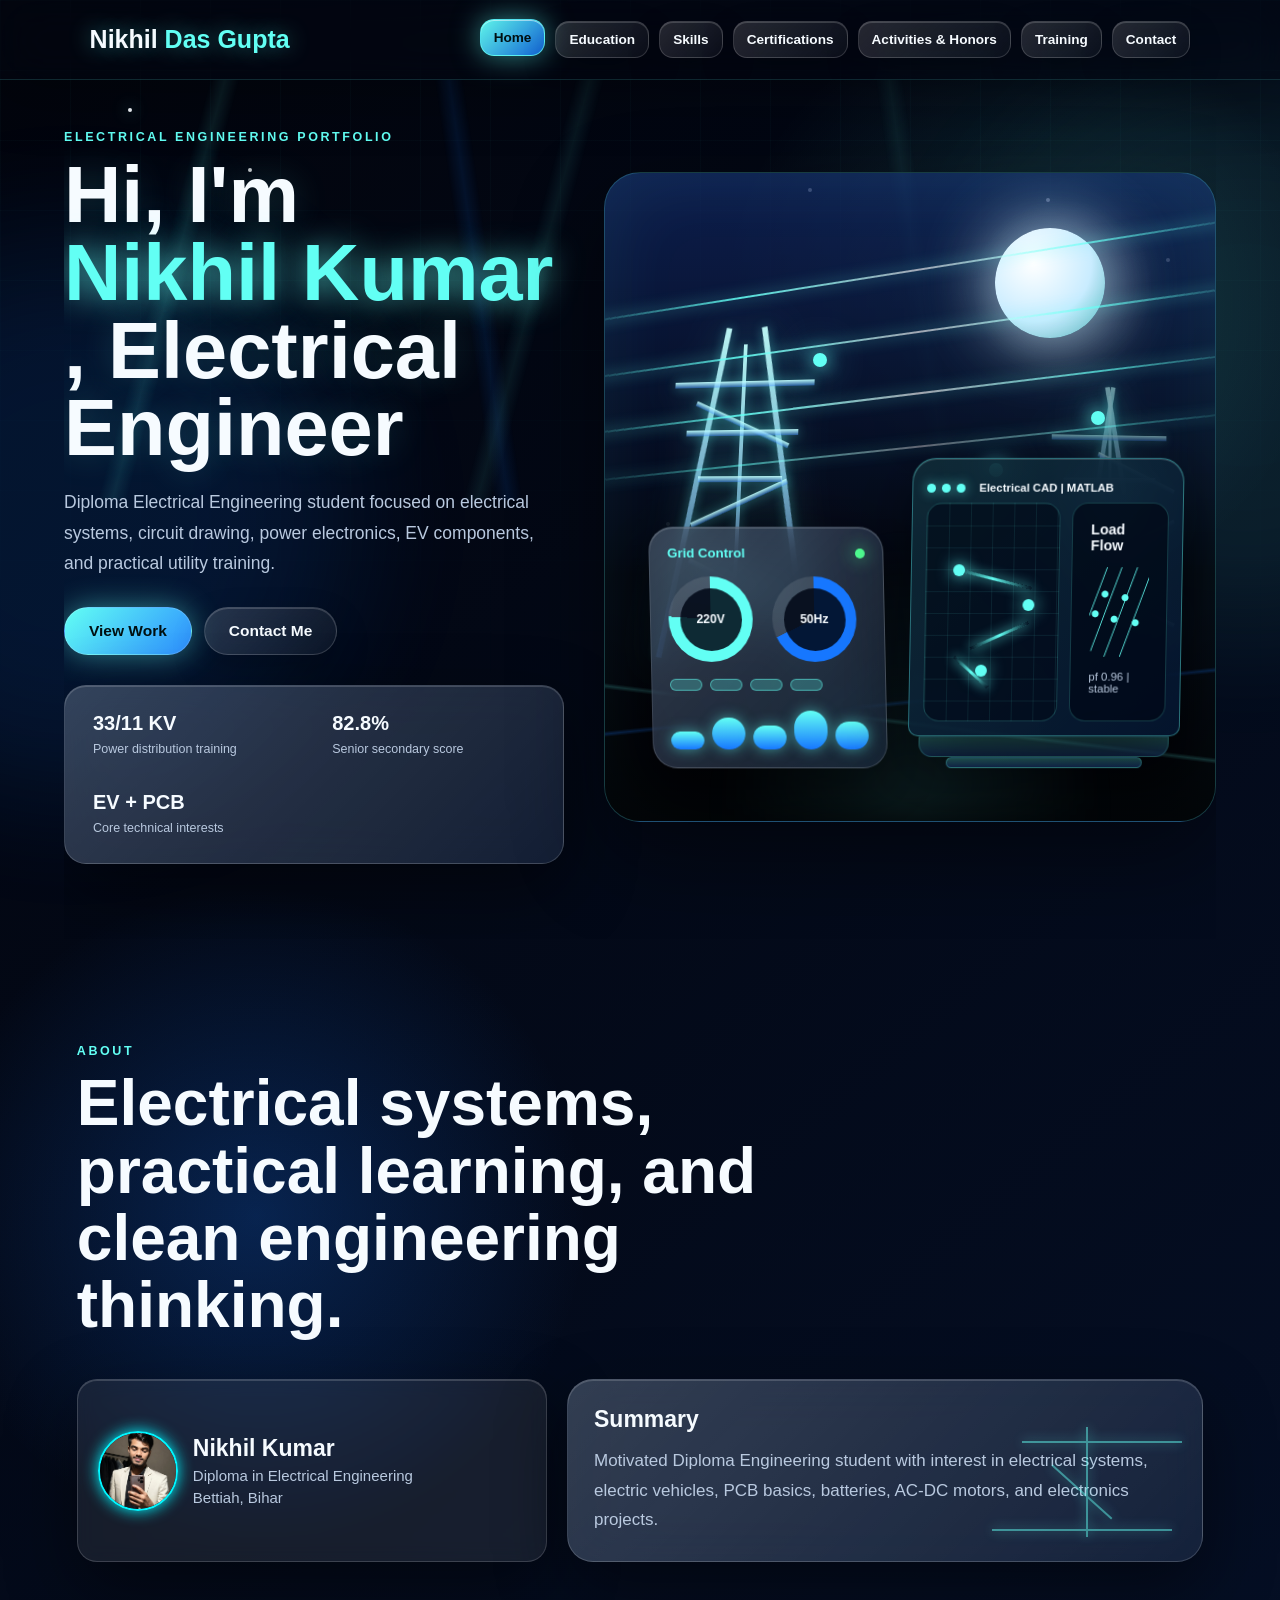
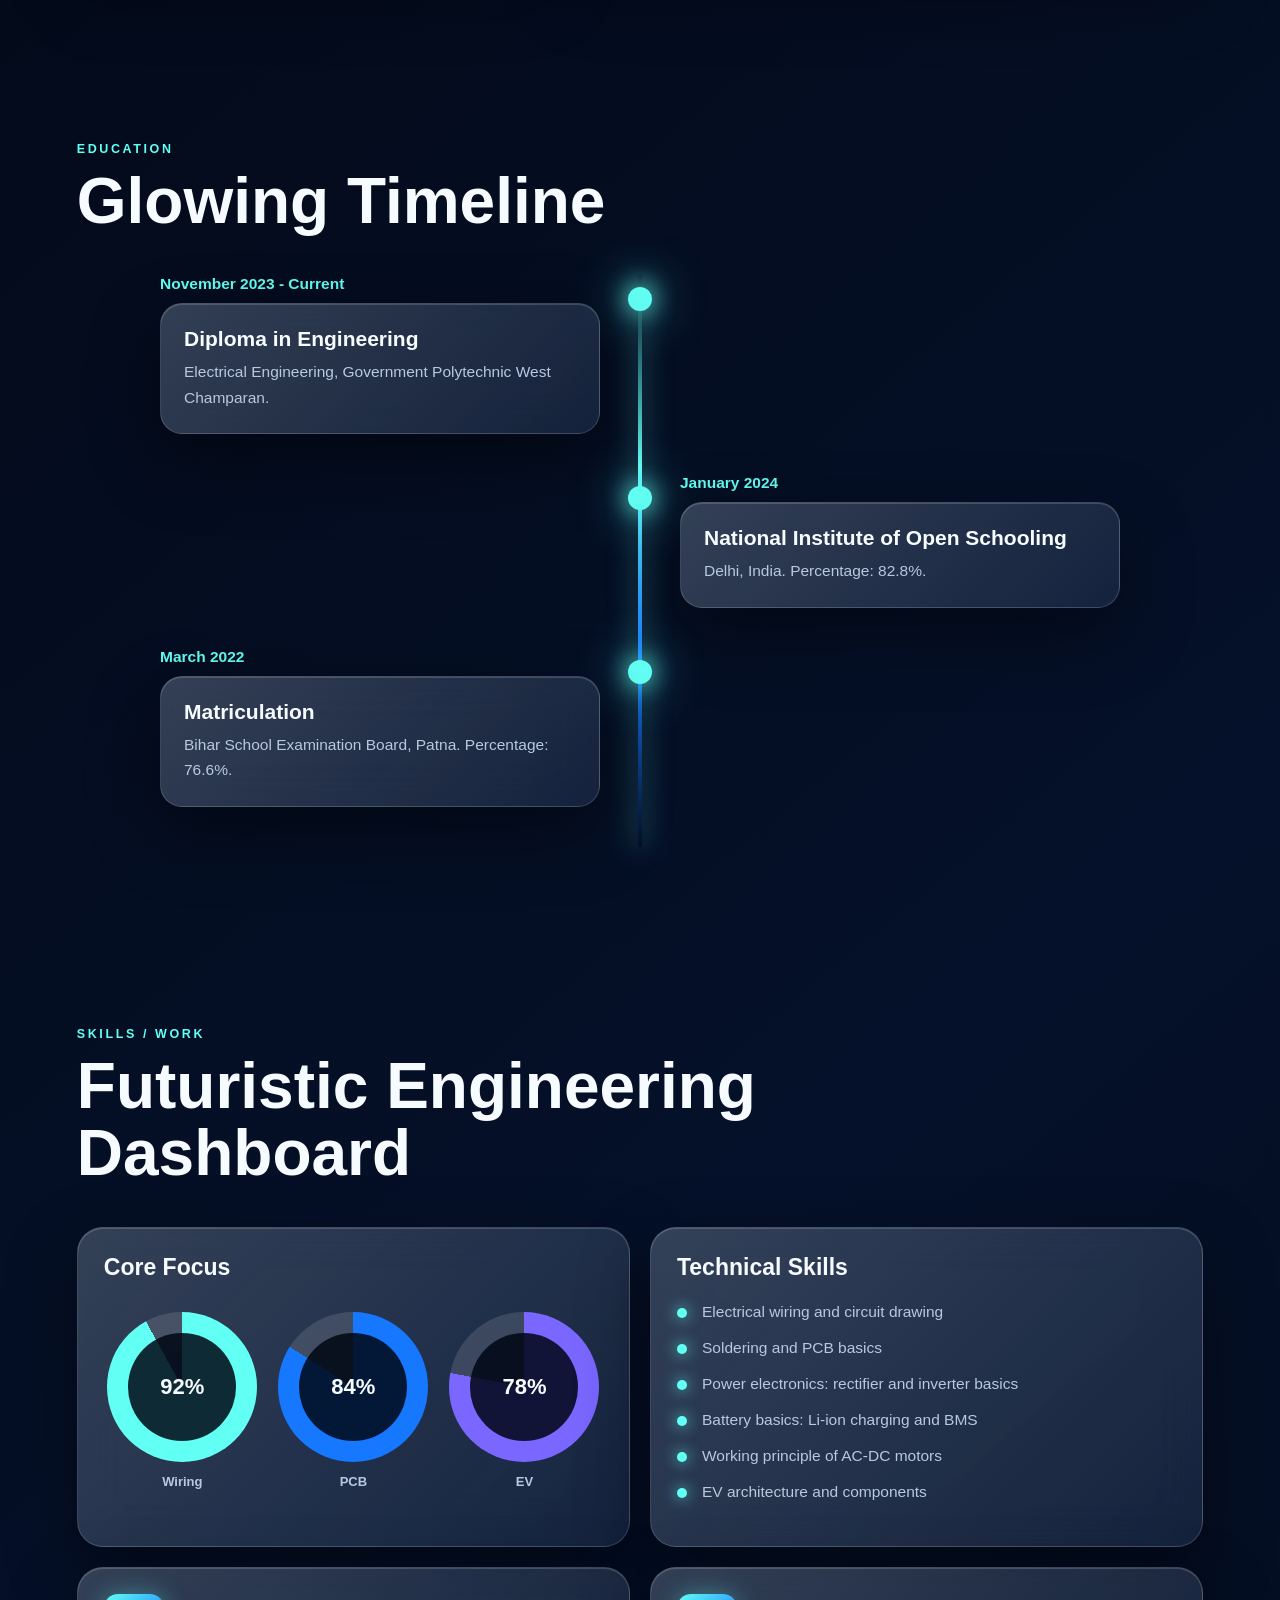
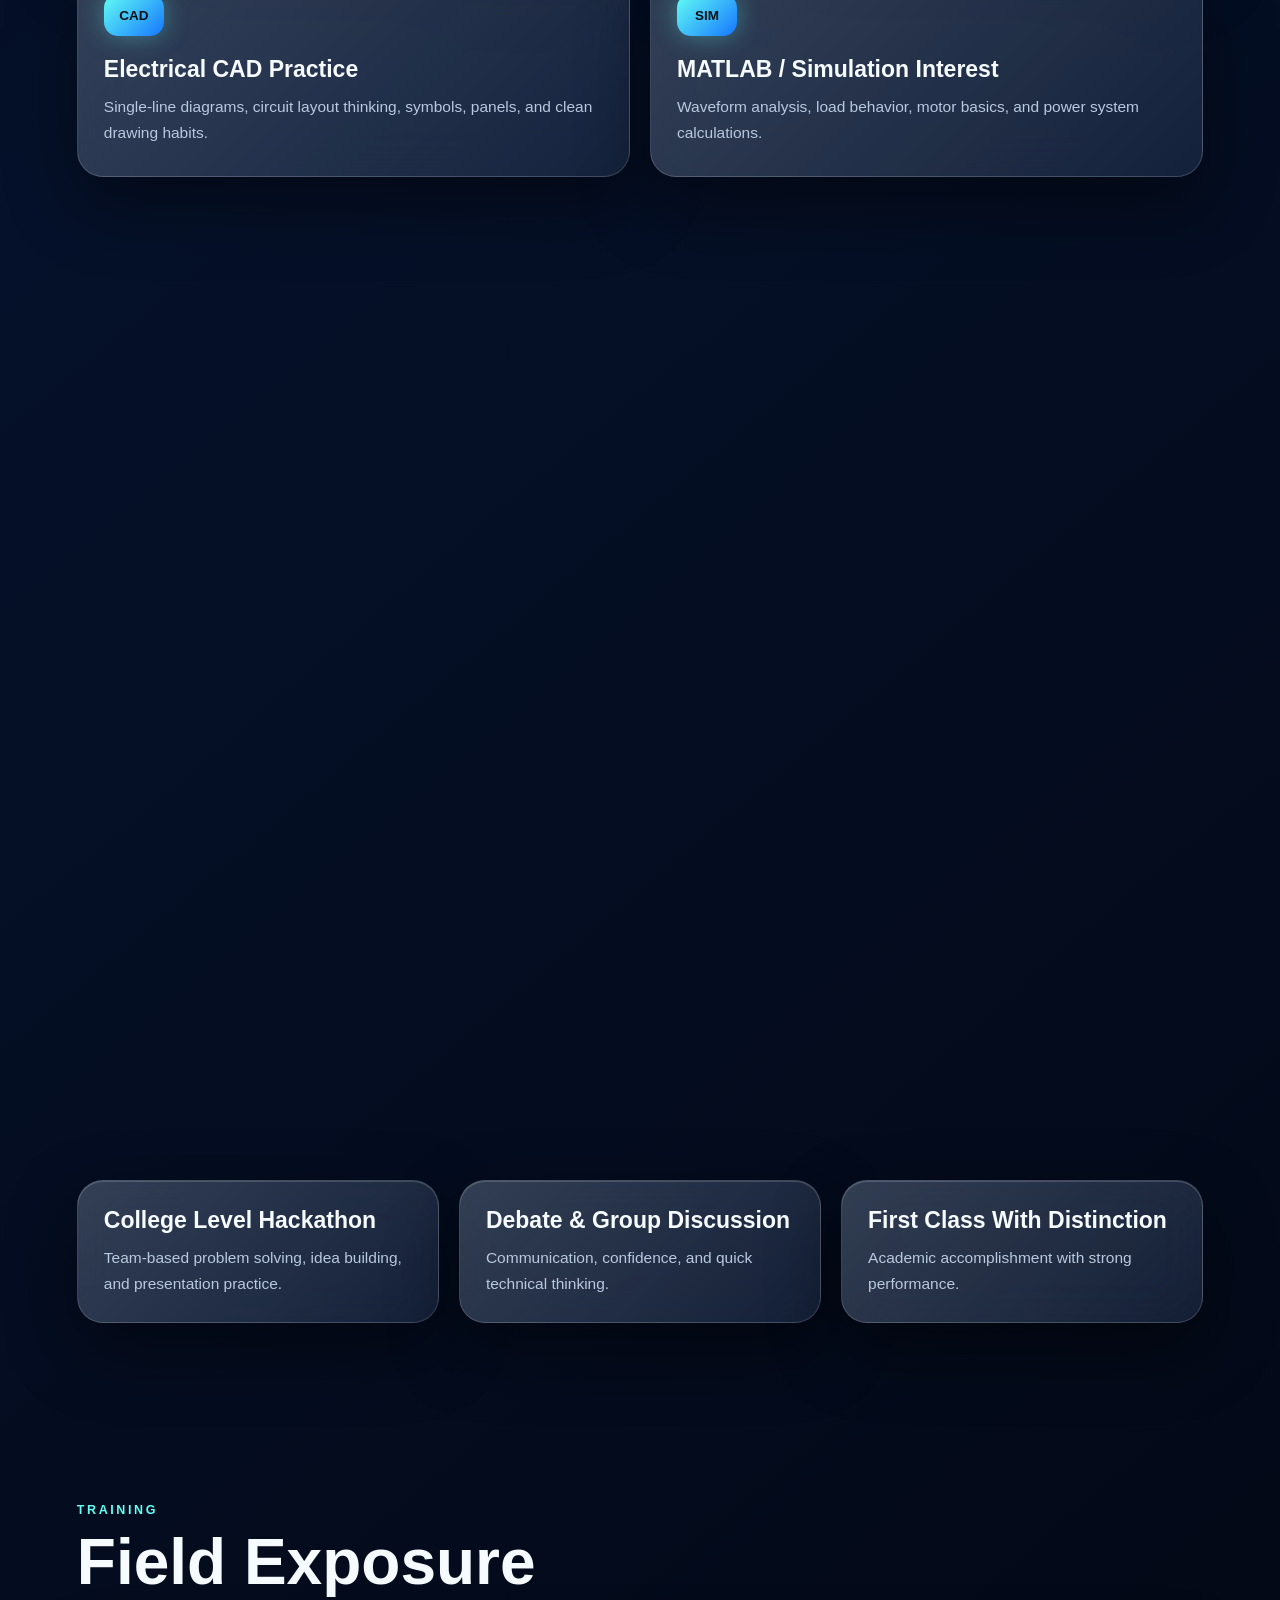
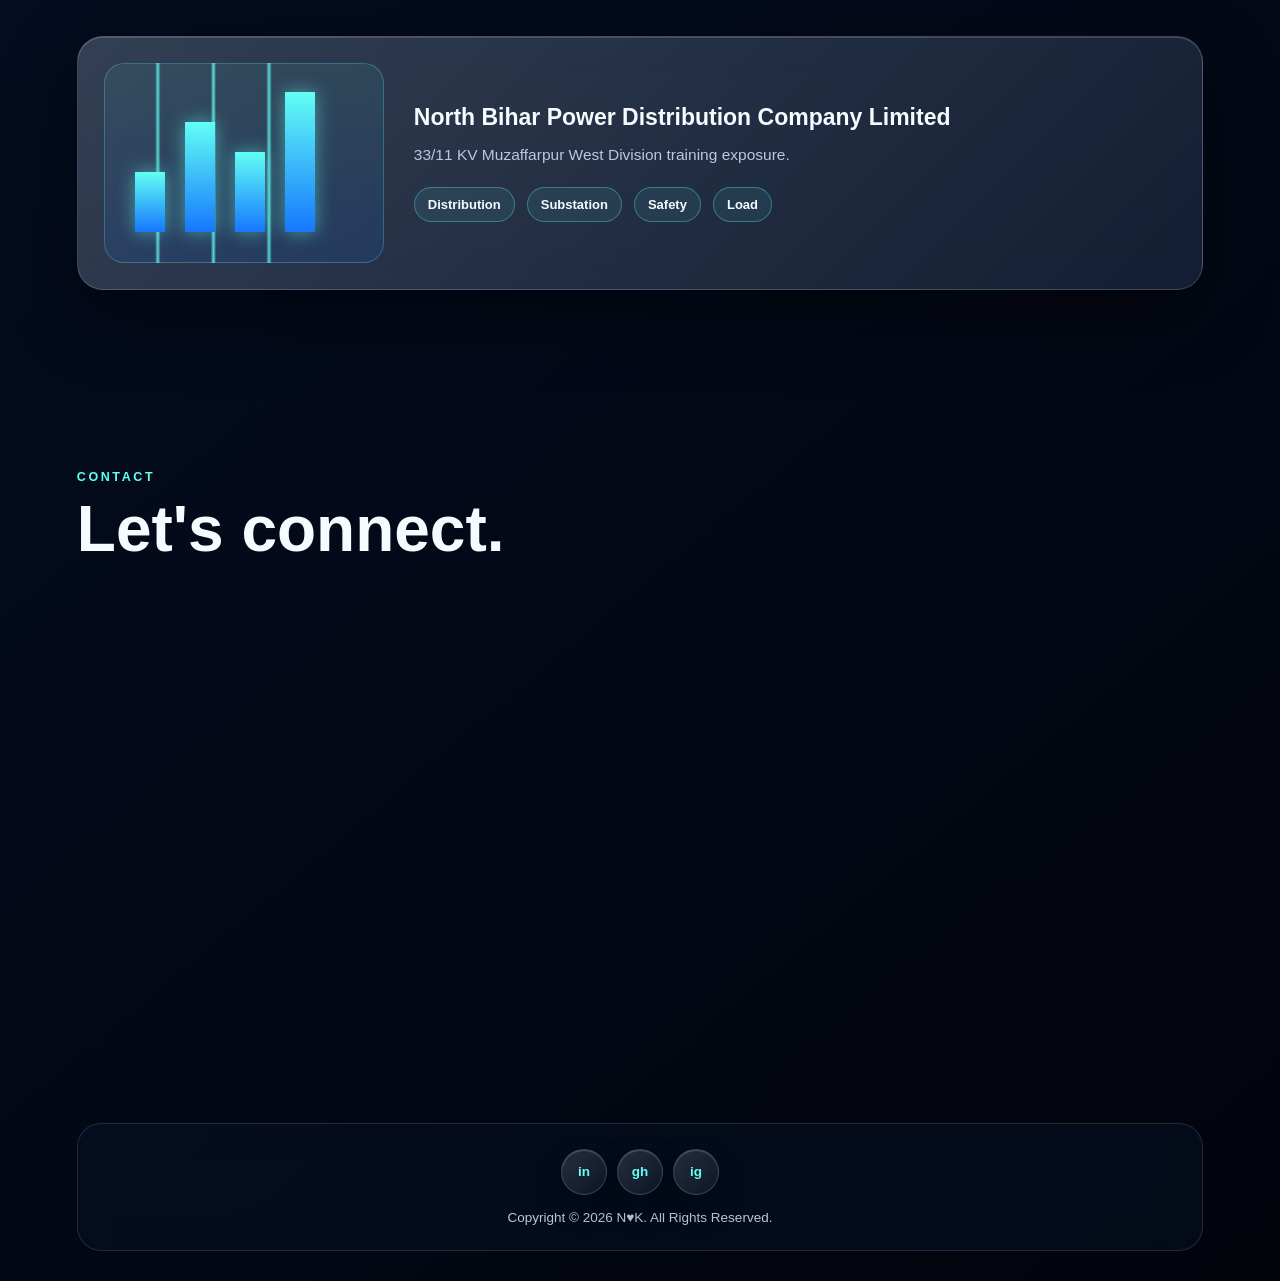
<file: index.html>
<!DOCTYPE html>
<html lang="en">
<head>
    <meta charset="UTF-8">
    <meta name="viewport" content="width=device-width, initial-scale=1.0">
    <title>Nikhil Kumar | Electrical Engineer</title>
    <link rel="stylesheet" href="Style.css">
</head>
<body>
    <div class="site-bg" aria-hidden="true">
        <span class="star star-1"></span>
        <span class="star star-2"></span>
        <span class="star star-3"></span>
        <span class="mist mist-1"></span>
        <span class="mist mist-2"></span>
    </div>

    <header class="header">
        <a href="#home" class="logo">Nikhil <span>Das Gupta</span></a>
        <button class="menu-toggle" id="menu-icon" aria-label="Open menu">Menu</button>

        <nav class="navbar">
            <a href="#home" class="active">Home</a>
            <a href="#education">Education</a>
            <a href="#skills">Skills</a>
            <a href="#certifications">Certifications</a>
            <a href="#activities">Activities &amp; Honors</a>
            <a href="#training">Training</a>
            <a href="#contact">Contact</a>
        </nav>
    </header>

    <main>
        <section class="hero section-shell" id="home">
            <div class="hero-content reveal">
                <p class="eyebrow">Electrical Engineering Portfolio</p>
                <h1>Hi, I'm <span>Nikhil Kumar</span>, Electrical Engineer</h1>
                <p class="hero-copy">
                    Diploma Electrical Engineering student focused on electrical systems,
                    circuit drawing, power electronics, EV components, and practical utility training.
                </p>

                <div class="hero-actions">
                    <a href="#skills" class="btn primary-btn">View Work</a>
                    <a href="#contact" class="btn glass-btn">Contact Me</a>
                </div>

                <div class="hero-stats glass-panel">
                    <div>
                        <strong>33/11 KV</strong>
                        <span>Power distribution training</span>
                    </div>
                    <div>
                        <strong>82.8%</strong>
                        <span>Senior secondary score</span>
                    </div>
                    <div>
                        <strong>EV + PCB</strong>
                        <span>Core technical interests</span>
                    </div>
                </div>
            </div>

            <div class="hero-visual reveal">
                <div class="power-scene" aria-label="3D electrical tower, control panel and laptop visualization">
                    <div class="moon"></div>
                    <span class="wire wire-1"></span>
                    <span class="wire wire-2"></span>
                    <span class="wire wire-3"></span>
                    <span class="wire wire-4"></span>
                    <span class="corona corona-1"></span>
                    <span class="corona corona-2"></span>
                    <span class="corona corona-3"></span>

                    <div class="tower tower-main">
                        <span class="leg left-leg"></span>
                        <span class="leg right-leg"></span>
                        <span class="tower-core"></span>
                        <span class="cross cross-1"></span>
                        <span class="cross cross-2"></span>
                        <span class="cross cross-3"></span>
                        <span class="arm arm-1"></span>
                        <span class="arm arm-2"></span>
                        <span class="arm arm-3"></span>
                    </div>

                    <div class="tower tower-far">
                        <span class="leg left-leg"></span>
                        <span class="leg right-leg"></span>
                        <span class="tower-core"></span>
                        <span class="cross cross-1"></span>
                        <span class="cross cross-2"></span>
                        <span class="cross cross-3"></span>
                        <span class="arm arm-1"></span>
                        <span class="arm arm-2"></span>
                        <span class="arm arm-3"></span>
                    </div>

                    <div class="device-row">
                        <div class="control-panel glass-panel">
                            <div class="panel-top">
                                <span>Grid Control</span>
                                <span class="live-dot"></span>
                            </div>
                            <div class="meter-grid">
                                <div class="meter meter-a"><span>220V</span></div>
                                <div class="meter meter-b"><span>50Hz</span></div>
                            </div>
                            <div class="switch-bank">
                                <span></span><span></span><span></span><span></span>
                            </div>
                            <div class="load-bars">
                                <i></i><i></i><i></i><i></i><i></i>
                            </div>
                        </div>

                        <div class="laptop">
                            <div class="screen glass-panel">
                                <div class="screen-toolbar">
                                    <span></span><span></span><span></span>
                                    <b>Electrical CAD | MATLAB</b>
                                </div>
                                <div class="cad-layout">
                                    <div class="cad-grid">
                                        <span class="node n1"></span>
                                        <span class="node n2"></span>
                                        <span class="node n3"></span>
                                        <span class="trace t1"></span>
                                        <span class="trace t2"></span>
                                        <span class="trace t3"></span>
                                    </div>
                                    <div class="wave-card">
                                        <p>Load Flow</p>
                                        <span class="wave"></span>
                                        <small>pf 0.96 | stable</small>
                                    </div>
                                </div>
                            </div>
                            <div class="keyboard"></div>
                            <div class="base"></div>
                        </div>
                    </div>
                </div>
            </div>
        </section>

        <section class="about section-shell" id="about">
            <div class="section-heading reveal">
                <p class="eyebrow">About</p>
                <h2>Electrical systems, practical learning, and clean engineering thinking.</h2>
            </div>

            <div class="about-grid">
                <article class="profile-card glass-panel reveal">
                     <div class="profile-image">
    <img src="photo.jpeg" alt="Nikhil Kumar">
  </div>
                    <div>
                        <h3>Nikhil Kumar</h3>
                        <p>Diploma in Electrical Engineering</p>
                        <span>Bettiah, Bihar</span>
                    </div>
                </article>

                <article class="glass-panel circuit-card reveal">
                    <h3>Summary</h3>
                    <p>
                        Motivated Diploma Engineering student with interest in electrical systems,
                        electric vehicles, PCB basics, batteries, AC-DC motors, and electronics projects.
                    </p>
                    <div class="circuit-lines" aria-hidden="true">
                        <span></span><span></span><span></span><span></span>
                    </div>
                </article>
            </div>
        </section>

        <section class="education section-shell" id="education">
            <div class="section-heading reveal">
                <p class="eyebrow">Education</p>
                <h2>Glowing Timeline</h2>
            </div>

            <div class="timeline">
                <article class="timeline-item reveal">
                    <span class="timeline-node"></span>
                    <time>November 2023 - Current</time>
                    <div class="glass-panel">
                        <h3>Diploma in Engineering</h3>
                        <p>Electrical Engineering, Government Polytechnic West Champaran.</p>
                    </div>
                </article>

                <article class="timeline-item reveal">
                    <span class="timeline-node"></span>
                    <time>January 2024</time>
                    <div class="glass-panel">
                        <h3>National Institute of Open Schooling</h3>
                        <p>Delhi, India. Percentage: 82.8%.</p>
                    </div>
                </article>

                <article class="timeline-item reveal">
                    <span class="timeline-node"></span>
                    <time>March 2022</time>
                    <div class="glass-panel">
                        <h3>Matriculation</h3>
                        <p>Bihar School Examination Board, Patna. Percentage: 76.6%.</p>
                    </div>
                </article>
            </div>
        </section>

        <section class="skills section-shell" id="skills">
            <div class="section-heading reveal">
                <p class="eyebrow">Skills / Work</p>
                <h2>Futuristic Engineering Dashboard</h2>
            </div>

            <div class="dashboard-grid">
                <article class="analytics-card glass-panel reveal">
                    <h3>Core Focus</h3>
                    <div class="ring-grid">
                        <div class="progress-ring ring-92"><span>92%</span><p>Wiring</p></div>
                        <div class="progress-ring ring-84"><span>84%</span><p>PCB</p></div>
                        <div class="progress-ring ring-78"><span>78%</span><p>EV</p></div>
                    </div>
                </article>

                <article class="skill-list glass-panel reveal">
                    <h3>Technical Skills</h3>
                    <ul>
                        <li>Electrical wiring and circuit drawing</li>
                        <li>Soldering and PCB basics</li>
                        <li>Power electronics: rectifier and inverter basics</li>
                        <li>Battery basics: Li-ion charging and BMS</li>
                        <li>Working principle of AC-DC motors</li>
                        <li>EV architecture and components</li>
                    </ul>
                </article>

                <article class="work-card glass-panel reveal">
                    <span class="card-icon">CAD</span>
                    <h3>Electrical CAD Practice</h3>
                    <p>Single-line diagrams, circuit layout thinking, symbols, panels, and clean drawing habits.</p>
                </article>

                <article class="work-card glass-panel reveal">
                    <span class="card-icon">SIM</span>
                    <h3>MATLAB / Simulation Interest</h3>
                    <p>Waveform analysis, load behavior, motor basics, and power system calculations.</p>
                </article>
            </div>
        </section>

        <section class="certifications section-shell" id="certifications">
            <div class="section-heading reveal">
                <p class="eyebrow">Certifications</p>
                <h2>Achievements and Learning Badges</h2>
            </div>

            <div class="card-grid">
                <article class="badge-card glass-panel reveal">
                    <span>01</span>
                    <h3>Python Essential</h3>
                    <p>Programming foundation for automation and technical problem solving.</p>
                </article>

                <article class="badge-card glass-panel reveal">
                    <span>02</span>
                    <h3>HTML Basics</h3>
                    <p>Portfolio and web interface fundamentals.</p>
                </article>

                <article class="badge-card glass-panel reveal">
                    <span>03</span>
                    <h3>Netacad Cisco Networking Basic</h3>
                    <p>Networking concepts and digital infrastructure basics.</p>
                </article>

                <article class="badge-card glass-panel reveal">
                    <span>04</span>
                    <h3>C, C++</h3>
                    <p>Programming basics useful for logic, embedded systems, and technical projects.</p>
                </article>
            </div>
        </section>

        <section class="activities section-shell" id="activities">
            <div class="section-heading reveal">
                <p class="eyebrow">Activities &amp; Honors</p>
                <h2>Participation, confidence, and distinction.</h2>
            </div>

            <div class="honor-grid">
                <article class="glass-panel honor-card reveal">
                    <h3>College Level Hackathon</h3>
                    <p>Team-based problem solving, idea building, and presentation practice.</p>
                </article>
                <article class="glass-panel honor-card reveal">
                    <h3>Debate &amp; Group Discussion</h3>
                    <p>Communication, confidence, and quick technical thinking.</p>
                </article>
                <article class="glass-panel honor-card reveal">
                    <h3>First Class With Distinction</h3>
                    <p>Academic accomplishment with strong performance.</p>
                </article>
            </div>
        </section>

        <section class="training section-shell" id="training">
            <div class="section-heading reveal">
                <p class="eyebrow">Training</p>
                <h2>Field Exposure</h2>
            </div>

            <article class="training-card glass-panel reveal">
                <div class="substation-visual" aria-hidden="true">
                    <span></span><span></span><span></span><span></span>
                </div>
                <div>
                    <h3>North Bihar Power Distribution Company Limited</h3>
                    <p>33/11 KV Muzaffarpur West Division training exposure.</p>
                    <div class="training-tags">
                        <span>Distribution</span>
                        <span>Substation</span>
                        <span>Safety</span>
                        <span>Load</span>
                    </div>
                </div>
            </article>
        </section>

        <section class="contact section-shell" id="contact">
            <div class="section-heading reveal">
                <p class="eyebrow">Contact</p>
                <h2>Let's connect.</h2>
            </div>

            <div class="contact-grid">
                <div class="contact-info glass-panel reveal">
                    <h3>Nikhil Kumar</h3>
                    <p>Bettiah</p>
                    <a href="mailto:nikhilkumarbth27@gmail.com">nikhilkumarbth27@gmail.com</a>
                    <div class="social-icons">
                        <a href="#" aria-label="LinkedIn">in</a>
                        <a href="#" aria-label="GitHub">gh</a>
                        <a href="#" aria-label="Instagram">ig</a>
                    </div>
                </div>

                <form class="contact-form glass-panel reveal" action="#">
                    <div class="input-row">
                        <input type="text" placeholder="Full Name">
                        <input type="email" placeholder="Email">
                    </div>
                    <div class="input-row">
                        <input type="tel" placeholder="Phone Number">
                        <input type="text" placeholder="Subject">
                    </div>
                    <textarea rows="7" placeholder="Write your message"></textarea>
                    <button type="submit" class="btn primary-btn">Send Message</button>
                    <p class="form-status" aria-live="polite"></p>
                </form>
            </div>
        </section>
    </main>

    <footer class="footer">
        <div class="footer-social">
            <a href="#" aria-label="LinkedIn">in</a>
            <a href="#" aria-label="GitHub">gh</a>
            <a href="#" aria-label="Instagram">ig</a>
        </div>
        <p>Copyright &copy; 2026 N♥️K. All Rights Reserved.</p>
    </footer>

    <script src="script.js"></script>
</body>
</html>
</file>
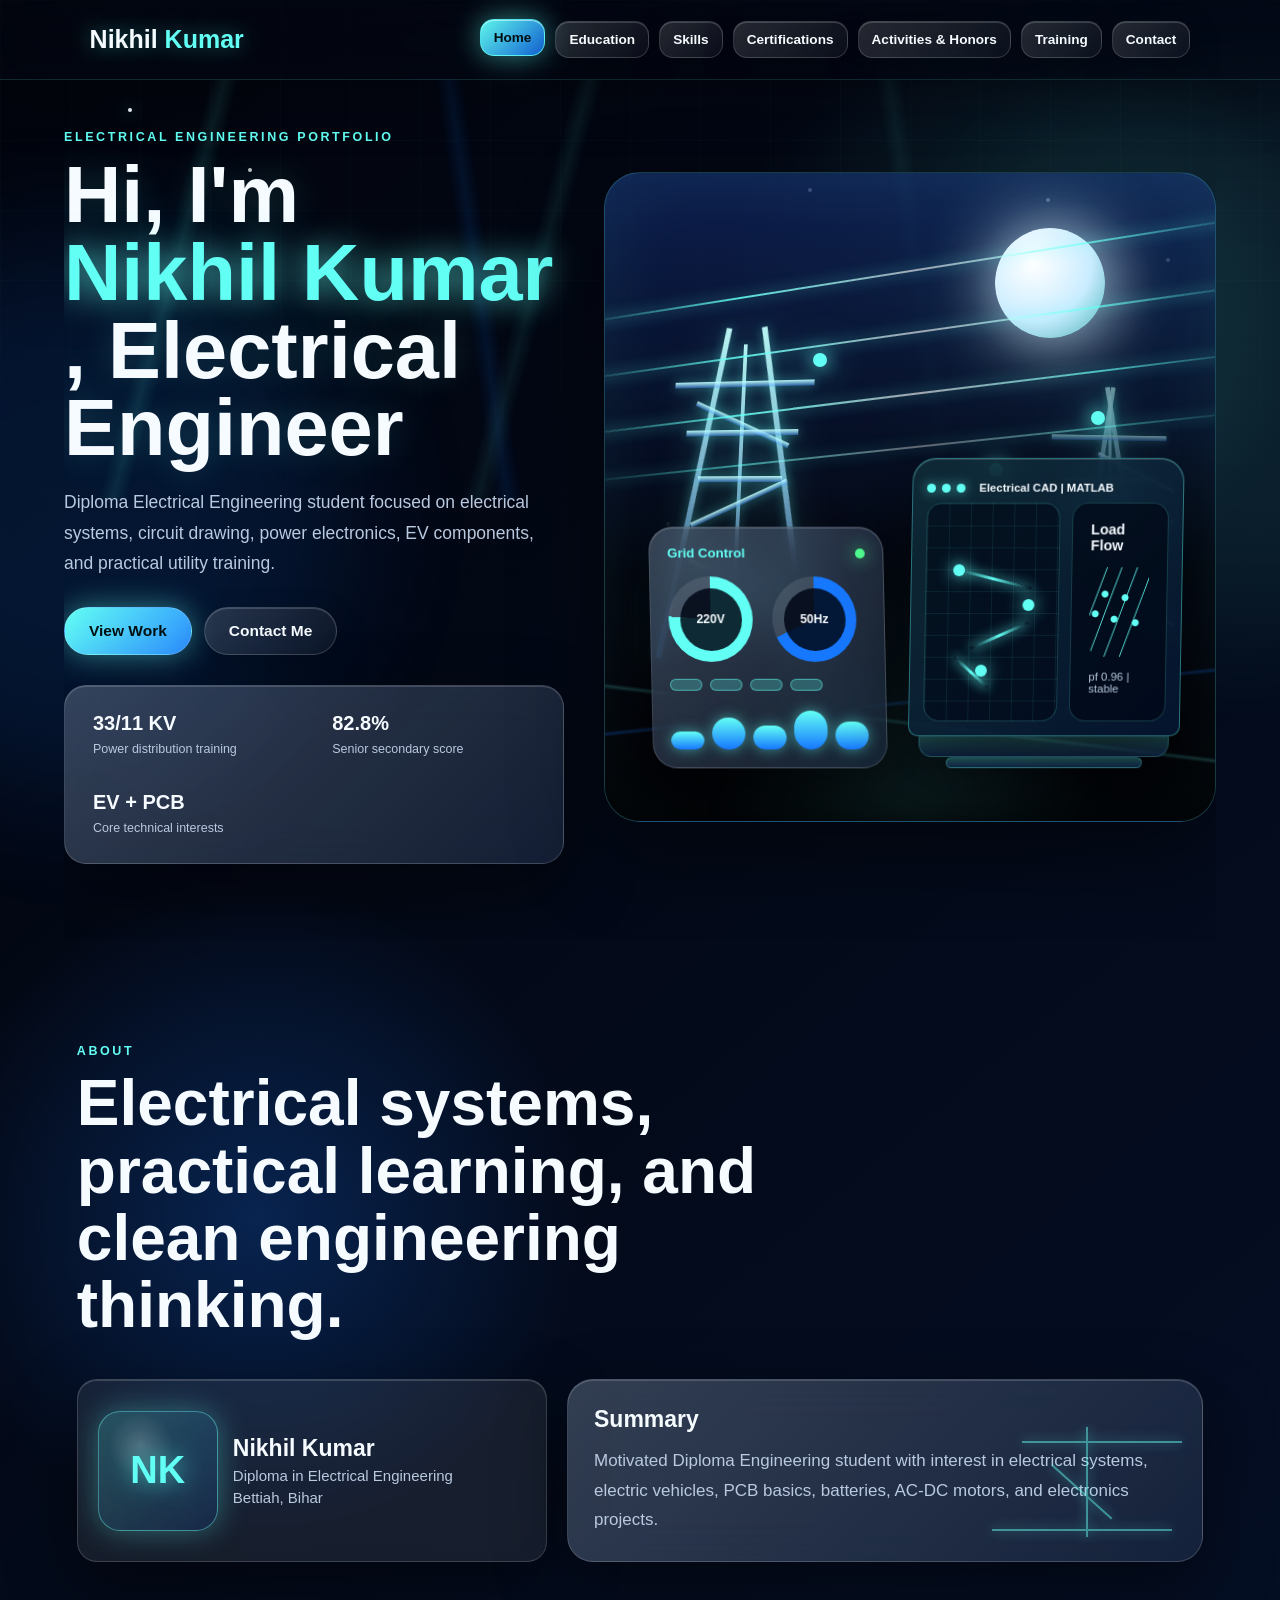
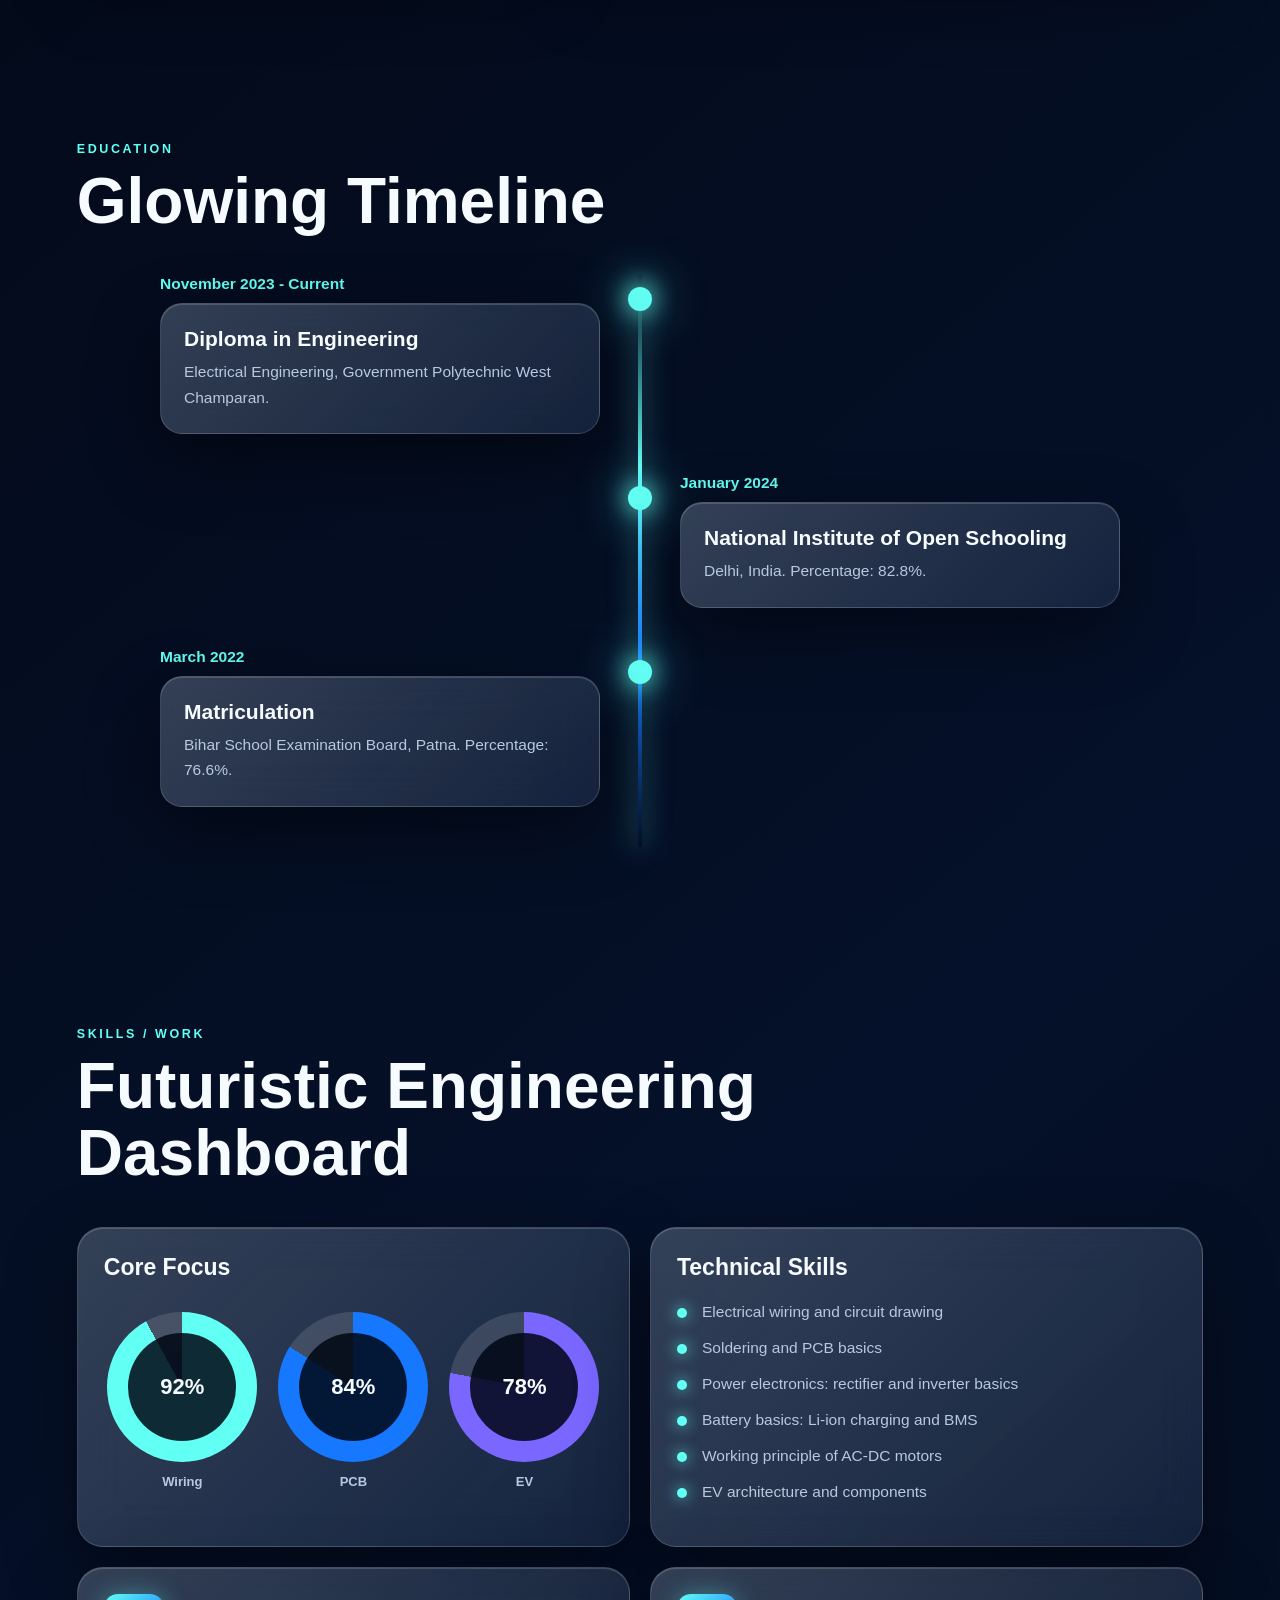
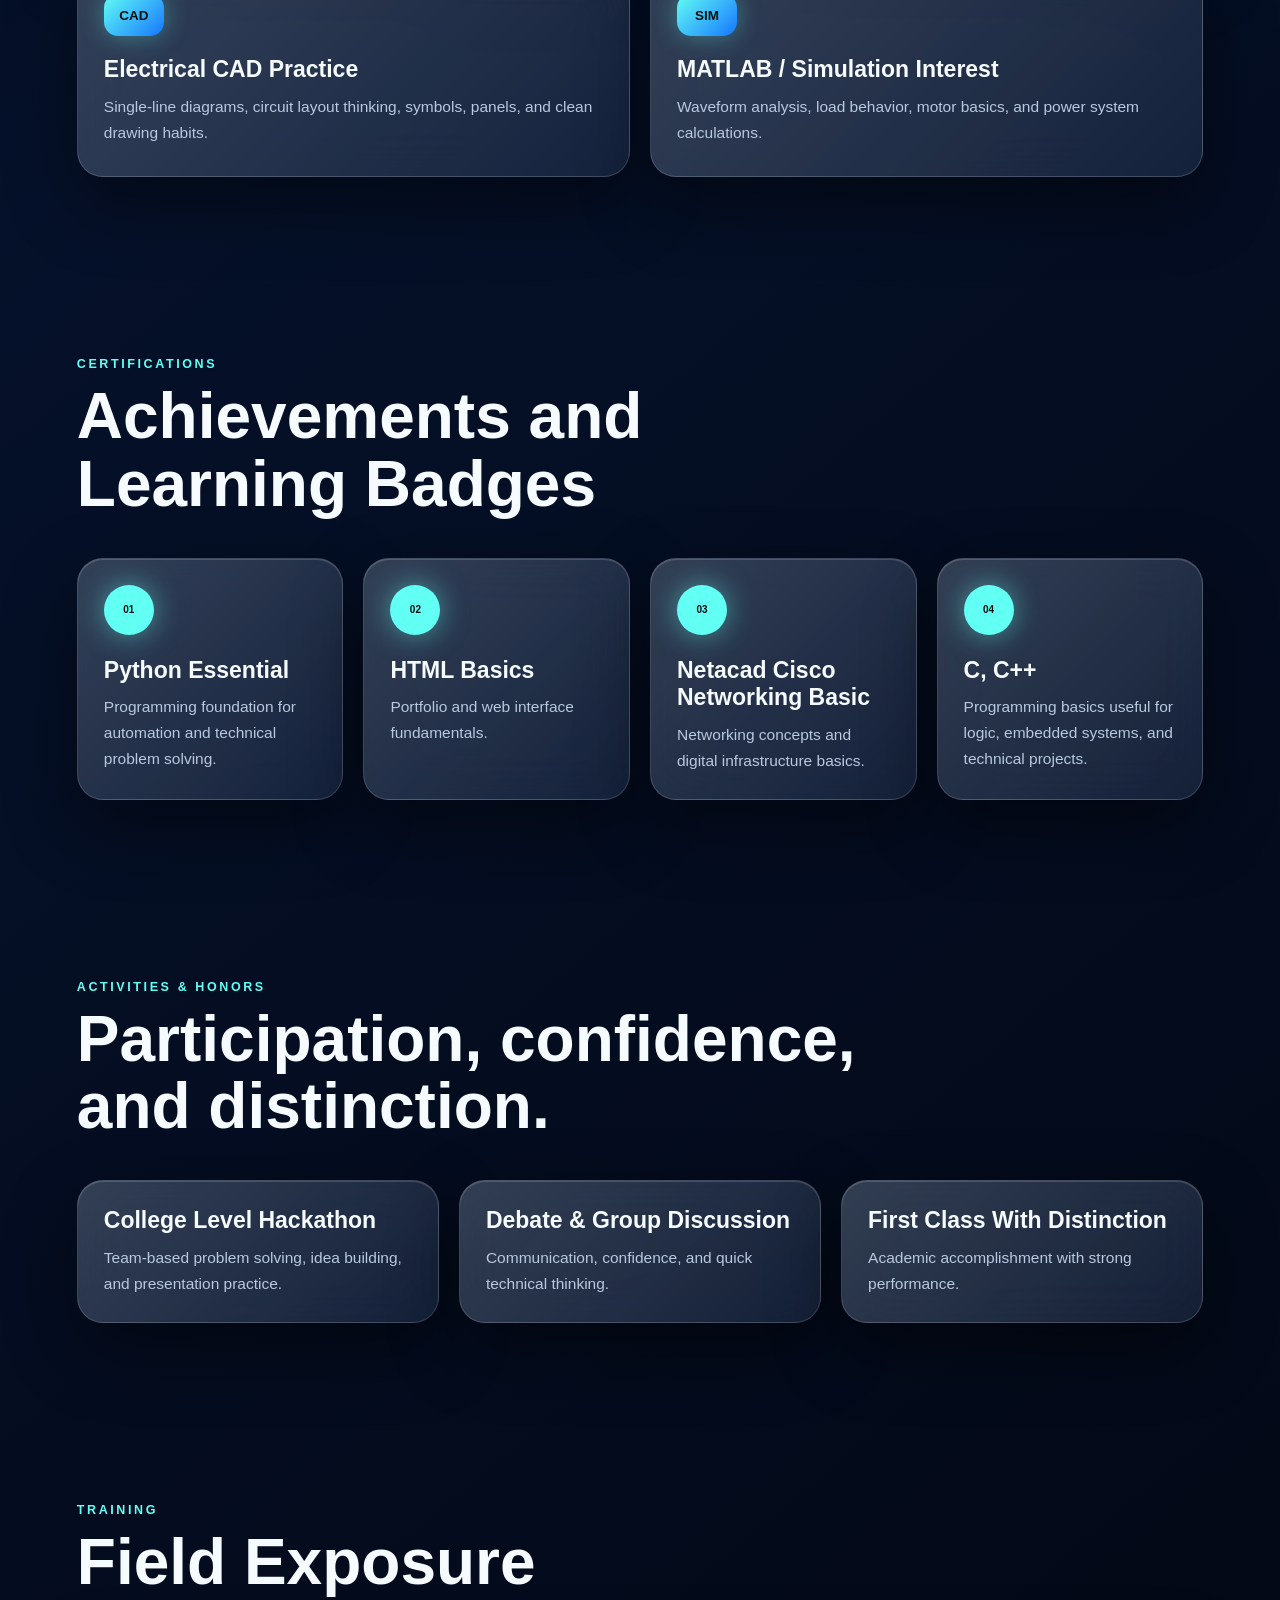
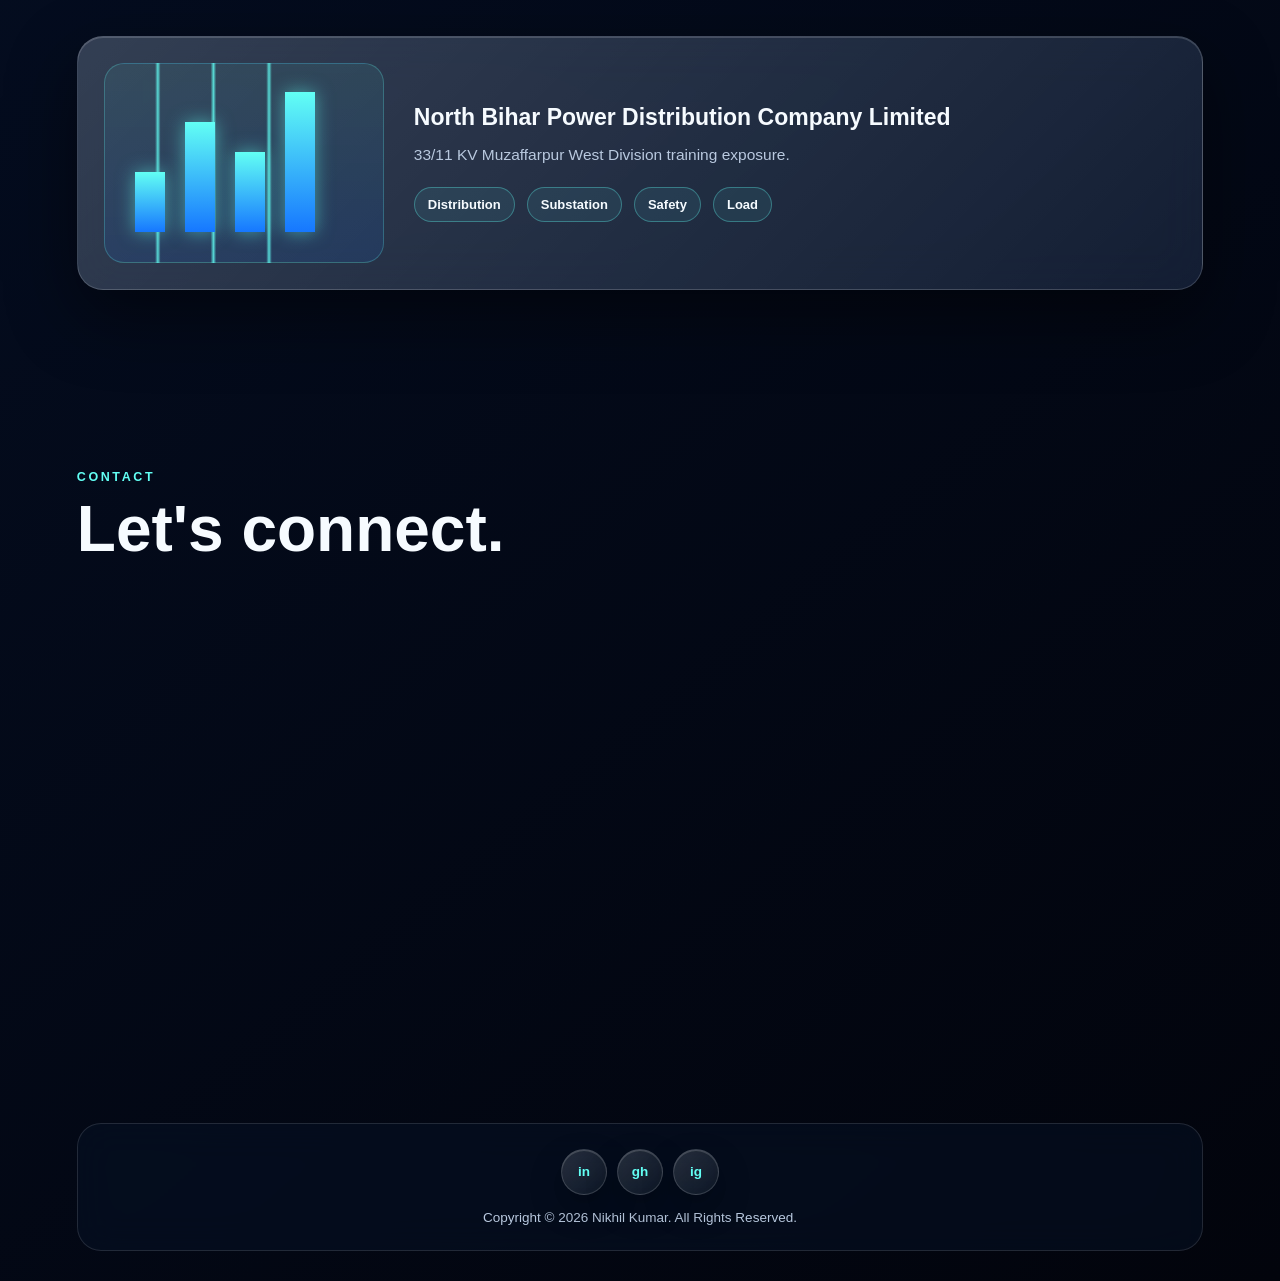
<file: main.html>
<!DOCTYPE html>
<html lang="en">
<head>
    <meta charset="UTF-8">
    <meta name="viewport" content="width=device-width, initial-scale=1.0">
    <title>Nikhil Kumar | Electrical Engineer</title>
    <link rel="stylesheet" href="Style.css">
</head>
<body>
    <div class="site-bg" aria-hidden="true">
        <span class="star star-1"></span>
        <span class="star star-2"></span>
        <span class="star star-3"></span>
        <span class="mist mist-1"></span>
        <span class="mist mist-2"></span>
    </div>

    <header class="header">
        <a href="#home" class="logo">Nikhil <span>Kumar</span></a>
        <button class="menu-toggle" id="menu-icon" aria-label="Open menu">Menu</button>

        <nav class="navbar">
            <a href="#home" class="active">Home</a>
            <a href="#education">Education</a>
            <a href="#skills">Skills</a>
            <a href="#certifications">Certifications</a>
            <a href="#activities">Activities &amp; Honors</a>
            <a href="#training">Training</a>
            <a href="#contact">Contact</a>
        </nav>
    </header>

    <main>
        <section class="hero section-shell" id="home">
            <div class="hero-content reveal">
                <p class="eyebrow">Electrical Engineering Portfolio</p>
                <h1>Hi, I'm <span>Nikhil Kumar</span>, Electrical Engineer</h1>
                <p class="hero-copy">
                    Diploma Electrical Engineering student focused on electrical systems,
                    circuit drawing, power electronics, EV components, and practical utility training.
                </p>

                <div class="hero-actions">
                    <a href="#skills" class="btn primary-btn">View Work</a>
                    <a href="#contact" class="btn glass-btn">Contact Me</a>
                </div>

                <div class="hero-stats glass-panel">
                    <div>
                        <strong>33/11 KV</strong>
                        <span>Power distribution training</span>
                    </div>
                    <div>
                        <strong>82.8%</strong>
                        <span>Senior secondary score</span>
                    </div>
                    <div>
                        <strong>EV + PCB</strong>
                        <span>Core technical interests</span>
                    </div>
                </div>
            </div>

            <div class="hero-visual reveal">
                <div class="power-scene" aria-label="3D electrical tower, control panel and laptop visualization">
                    <div class="moon"></div>
                    <span class="wire wire-1"></span>
                    <span class="wire wire-2"></span>
                    <span class="wire wire-3"></span>
                    <span class="wire wire-4"></span>
                    <span class="corona corona-1"></span>
                    <span class="corona corona-2"></span>
                    <span class="corona corona-3"></span>

                    <div class="tower tower-main">
                        <span class="leg left-leg"></span>
                        <span class="leg right-leg"></span>
                        <span class="tower-core"></span>
                        <span class="cross cross-1"></span>
                        <span class="cross cross-2"></span>
                        <span class="cross cross-3"></span>
                        <span class="arm arm-1"></span>
                        <span class="arm arm-2"></span>
                        <span class="arm arm-3"></span>
                    </div>

                    <div class="tower tower-far">
                        <span class="leg left-leg"></span>
                        <span class="leg right-leg"></span>
                        <span class="tower-core"></span>
                        <span class="cross cross-1"></span>
                        <span class="cross cross-2"></span>
                        <span class="cross cross-3"></span>
                        <span class="arm arm-1"></span>
                        <span class="arm arm-2"></span>
                        <span class="arm arm-3"></span>
                    </div>

                    <div class="device-row">
                        <div class="control-panel glass-panel">
                            <div class="panel-top">
                                <span>Grid Control</span>
                                <span class="live-dot"></span>
                            </div>
                            <div class="meter-grid">
                                <div class="meter meter-a"><span>220V</span></div>
                                <div class="meter meter-b"><span>50Hz</span></div>
                            </div>
                            <div class="switch-bank">
                                <span></span><span></span><span></span><span></span>
                            </div>
                            <div class="load-bars">
                                <i></i><i></i><i></i><i></i><i></i>
                            </div>
                        </div>

                        <div class="laptop">
                            <div class="screen glass-panel">
                                <div class="screen-toolbar">
                                    <span></span><span></span><span></span>
                                    <b>Electrical CAD | MATLAB</b>
                                </div>
                                <div class="cad-layout">
                                    <div class="cad-grid">
                                        <span class="node n1"></span>
                                        <span class="node n2"></span>
                                        <span class="node n3"></span>
                                        <span class="trace t1"></span>
                                        <span class="trace t2"></span>
                                        <span class="trace t3"></span>
                                    </div>
                                    <div class="wave-card">
                                        <p>Load Flow</p>
                                        <span class="wave"></span>
                                        <small>pf 0.96 | stable</small>
                                    </div>
                                </div>
                            </div>
                            <div class="keyboard"></div>
                            <div class="base"></div>
                        </div>
                    </div>
                </div>
            </div>
        </section>

        <section class="about section-shell" id="about">
            <div class="section-heading reveal">
                <p class="eyebrow">About</p>
                <h2>Electrical systems, practical learning, and clean engineering thinking.</h2>
            </div>

            <div class="about-grid">
                <article class="profile-card glass-panel reveal">
                    <div class="profile-initials" aria-hidden="true">NK</div>
                    <div>
                        <h3>Nikhil Kumar</h3>
                        <p>Diploma in Electrical Engineering</p>
                        <span>Bettiah, Bihar</span>
                    </div>
                </article>

                <article class="glass-panel circuit-card reveal">
                    <h3>Summary</h3>
                    <p>
                        Motivated Diploma Engineering student with interest in electrical systems,
                        electric vehicles, PCB basics, batteries, AC-DC motors, and electronics projects.
                    </p>
                    <div class="circuit-lines" aria-hidden="true">
                        <span></span><span></span><span></span><span></span>
                    </div>
                </article>
            </div>
        </section>

        <section class="education section-shell" id="education">
            <div class="section-heading reveal">
                <p class="eyebrow">Education</p>
                <h2>Glowing Timeline</h2>
            </div>

            <div class="timeline">
                <article class="timeline-item reveal">
                    <span class="timeline-node"></span>
                    <time>November 2023 - Current</time>
                    <div class="glass-panel">
                        <h3>Diploma in Engineering</h3>
                        <p>Electrical Engineering, Government Polytechnic West Champaran.</p>
                    </div>
                </article>

                <article class="timeline-item reveal">
                    <span class="timeline-node"></span>
                    <time>January 2024</time>
                    <div class="glass-panel">
                        <h3>National Institute of Open Schooling</h3>
                        <p>Delhi, India. Percentage: 82.8%.</p>
                    </div>
                </article>

                <article class="timeline-item reveal">
                    <span class="timeline-node"></span>
                    <time>March 2022</time>
                    <div class="glass-panel">
                        <h3>Matriculation</h3>
                        <p>Bihar School Examination Board, Patna. Percentage: 76.6%.</p>
                    </div>
                </article>
            </div>
        </section>

        <section class="skills section-shell" id="skills">
            <div class="section-heading reveal">
                <p class="eyebrow">Skills / Work</p>
                <h2>Futuristic Engineering Dashboard</h2>
            </div>

            <div class="dashboard-grid">
                <article class="analytics-card glass-panel reveal">
                    <h3>Core Focus</h3>
                    <div class="ring-grid">
                        <div class="progress-ring ring-92"><span>92%</span><p>Wiring</p></div>
                        <div class="progress-ring ring-84"><span>84%</span><p>PCB</p></div>
                        <div class="progress-ring ring-78"><span>78%</span><p>EV</p></div>
                    </div>
                </article>

                <article class="skill-list glass-panel reveal">
                    <h3>Technical Skills</h3>
                    <ul>
                        <li>Electrical wiring and circuit drawing</li>
                        <li>Soldering and PCB basics</li>
                        <li>Power electronics: rectifier and inverter basics</li>
                        <li>Battery basics: Li-ion charging and BMS</li>
                        <li>Working principle of AC-DC motors</li>
                        <li>EV architecture and components</li>
                    </ul>
                </article>

                <article class="work-card glass-panel reveal">
                    <span class="card-icon">CAD</span>
                    <h3>Electrical CAD Practice</h3>
                    <p>Single-line diagrams, circuit layout thinking, symbols, panels, and clean drawing habits.</p>
                </article>

                <article class="work-card glass-panel reveal">
                    <span class="card-icon">SIM</span>
                    <h3>MATLAB / Simulation Interest</h3>
                    <p>Waveform analysis, load behavior, motor basics, and power system calculations.</p>
                </article>
            </div>
        </section>

        <section class="certifications section-shell" id="certifications">
            <div class="section-heading reveal">
                <p class="eyebrow">Certifications</p>
                <h2>Achievements and Learning Badges</h2>
            </div>

            <div class="card-grid">
                <article class="badge-card glass-panel reveal">
                    <span>01</span>
                    <h3>Python Essential</h3>
                    <p>Programming foundation for automation and technical problem solving.</p>
                </article>

                <article class="badge-card glass-panel reveal">
                    <span>02</span>
                    <h3>HTML Basics</h3>
                    <p>Portfolio and web interface fundamentals.</p>
                </article>

                <article class="badge-card glass-panel reveal">
                    <span>03</span>
                    <h3>Netacad Cisco Networking Basic</h3>
                    <p>Networking concepts and digital infrastructure basics.</p>
                </article>

                <article class="badge-card glass-panel reveal">
                    <span>04</span>
                    <h3>C, C++</h3>
                    <p>Programming basics useful for logic, embedded systems, and technical projects.</p>
                </article>
            </div>
        </section>

        <section class="activities section-shell" id="activities">
            <div class="section-heading reveal">
                <p class="eyebrow">Activities &amp; Honors</p>
                <h2>Participation, confidence, and distinction.</h2>
            </div>

            <div class="honor-grid">
                <article class="glass-panel honor-card reveal">
                    <h3>College Level Hackathon</h3>
                    <p>Team-based problem solving, idea building, and presentation practice.</p>
                </article>
                <article class="glass-panel honor-card reveal">
                    <h3>Debate &amp; Group Discussion</h3>
                    <p>Communication, confidence, and quick technical thinking.</p>
                </article>
                <article class="glass-panel honor-card reveal">
                    <h3>First Class With Distinction</h3>
                    <p>Academic accomplishment with strong performance.</p>
                </article>
            </div>
        </section>

        <section class="training section-shell" id="training">
            <div class="section-heading reveal">
                <p class="eyebrow">Training</p>
                <h2>Field Exposure</h2>
            </div>

            <article class="training-card glass-panel reveal">
                <div class="substation-visual" aria-hidden="true">
                    <span></span><span></span><span></span><span></span>
                </div>
                <div>
                    <h3>North Bihar Power Distribution Company Limited</h3>
                    <p>33/11 KV Muzaffarpur West Division training exposure.</p>
                    <div class="training-tags">
                        <span>Distribution</span>
                        <span>Substation</span>
                        <span>Safety</span>
                        <span>Load</span>
                    </div>
                </div>
            </article>
        </section>

        <section class="contact section-shell" id="contact">
            <div class="section-heading reveal">
                <p class="eyebrow">Contact</p>
                <h2>Let's connect.</h2>
            </div>

            <div class="contact-grid">
                <div class="contact-info glass-panel reveal">
                    <h3>Nikhil Kumar</h3>
                    <p>Bettiah</p>
                    <a href="mailto:nikhilkumarbth27@gmail.com">nikhilkumarbth27@gmail.com</a>
                    <div class="social-icons">
                        <a href="#" aria-label="LinkedIn">in</a>
                        <a href="#" aria-label="GitHub">gh</a>
                        <a href="#" aria-label="Instagram">ig</a>
                    </div>
                </div>

                <form class="contact-form glass-panel reveal" action="#">
                    <div class="input-row">
                        <input type="text" placeholder="Full Name">
                        <input type="email" placeholder="Email">
                    </div>
                    <div class="input-row">
                        <input type="tel" placeholder="Phone Number">
                        <input type="text" placeholder="Subject">
                    </div>
                    <textarea rows="7" placeholder="Write your message"></textarea>
                    <button type="submit" class="btn primary-btn">Send Message</button>
                    <p class="form-status" aria-live="polite"></p>
                </form>
            </div>
        </section>
    </main>

    <footer class="footer">
        <div class="footer-social">
            <a href="#" aria-label="LinkedIn">in</a>
            <a href="#" aria-label="GitHub">gh</a>
            <a href="#" aria-label="Instagram">ig</a>
        </div>
        <p>Copyright &copy; 2026 Nikhil Kumar. All Rights Reserved.</p>
    </footer>

    <script src="script.js"></script>
</body>
</html>
</file>
<file: Style.css>
* {
    margin: 0;
    padding: 0;
    box-sizing: border-box;
    border: 0;
    outline: 0;
    text-decoration: none;
    scroll-behavior: smooth;
    font-family: "Segoe UI", Arial, sans-serif;
}

:root {
    --bg: #02040c;
    --bg-2: #061027;
    --cyan: #62fff4;
    --blue: #1677ff;
    --violet: #7967ff;
    --white: #f6fbff;
    --muted: #b9c9df;
    --glass: rgba(13, 35, 69, 0.42);
    --glass-strong: rgba(16, 48, 88, 0.62);
    --line: rgba(111, 255, 247, 0.42);
    --shadow: 0 26px 70px rgba(0, 0, 0, 0.46);
}

html {
    font-size: 62.5%;
    overflow-x: hidden;
}

body {
    min-height: 100vh;
    color: var(--white);
    background:
        radial-gradient(circle at 20% 20%, rgba(22, 119, 255, 0.24), transparent 33rem),
        radial-gradient(circle at 80% 5%, rgba(98, 255, 244, 0.14), transparent 30rem),
        linear-gradient(140deg, #02040c 0%, #05112a 48%, #02040c 100%);
}

body::before {
    content: "";
    position: fixed;
    inset: 0;
    z-index: -4;
    background:
        linear-gradient(rgba(98, 255, 244, 0.035) 1px, transparent 1px),
        linear-gradient(90deg, rgba(98, 255, 244, 0.035) 1px, transparent 1px);
    background-size: 70px 70px;
    mask-image: linear-gradient(to bottom, rgba(0, 0, 0, 0.85), transparent 80%);
}

img {
    display: block;
    max-width: 100%;
}

span {
    color: var(--cyan);
}

.site-bg,
.star,
.mist {
    position: fixed;
    pointer-events: none;
}

.site-bg {
    inset: 0;
    z-index: -3;
    overflow: hidden;
}

.star {
    width: 0.4rem;
    height: 0.4rem;
    border-radius: 50%;
    background: var(--white);
    box-shadow: 0 0 16px var(--cyan), 12rem 6rem 0 rgba(255, 255, 255, 0.75), 40rem 15rem 0 rgba(255, 255, 255, 0.55), 68rem 8rem 0 rgba(255, 255, 255, 0.65);
    animation: twinkle 5s ease-in-out infinite alternate;
}

.star-1 {
    top: 12%;
    left: 10%;
}

.star-2 {
    top: 22%;
    right: 18%;
    animation-delay: 1.5s;
}

.star-3 {
    top: 58%;
    left: 52%;
    animation-delay: 3s;
}

.mist {
    width: 55rem;
    height: 55rem;
    border-radius: 50%;
    filter: blur(70px);
    opacity: 0.32;
}

.mist-1 {
    left: -20rem;
    top: 24rem;
    background: rgba(22, 119, 255, 0.42);
}

.mist-2 {
    right: -24rem;
    top: 8rem;
    background: rgba(98, 255, 244, 0.28);
}

.header {
    position: fixed;
    top: 0;
    left: 0;
    z-index: 50;
    width: 100%;
    padding: 2.1rem 7%;
    display: flex;
    align-items: center;
    justify-content: space-between;
    background: rgba(3, 8, 20, 0.42);
    border-bottom: 1px solid rgba(98, 255, 244, 0.14);
    backdrop-filter: blur(22px);
    box-shadow: 0 18px 55px rgba(0, 0, 0, 0.25);
}

.logo {
    color: var(--white);
    font-size: 2.5rem;
    font-weight: 800;
    letter-spacing: 0;
    text-shadow: 0 0 22px rgba(98, 255, 244, 0.45);
}

.navbar {
    display: flex;
    align-items: center;
    gap: 1rem;
}

.navbar a,
.menu-toggle,
.btn,
.footer-social a,
.social-icons a {
    border: 1px solid rgba(255, 255, 255, 0.16);
    background: linear-gradient(135deg, rgba(255, 255, 255, 0.14), rgba(255, 255, 255, 0.04));
    backdrop-filter: blur(18px);
    box-shadow: inset 0 1px 0 rgba(255, 255, 255, 0.16), 0 14px 34px rgba(0, 0, 0, 0.24);
}

.navbar a {
    padding: 1rem 1.3rem;
    color: var(--white);
    border-radius: 1.4rem;
    font-size: 1.36rem;
    font-weight: 800;
    transition: 0.25s ease;
    white-space: nowrap;
}

.navbar a:hover,
.navbar a.active {
    color: #001011;
    border-color: rgba(98, 255, 244, 0.74);
    background: linear-gradient(135deg, rgba(98, 255, 244, 0.96), rgba(22, 119, 255, 0.82));
    box-shadow: 0 0 28px rgba(98, 255, 244, 0.5), inset 0 1px 0 rgba(255, 255, 255, 0.5);
    transform: translateY(-2px);
}

.menu-toggle {
    display: none;
    padding: 1rem 1.4rem;
    color: var(--cyan);
    border-radius: 1.4rem;
    cursor: pointer;
}

.section-shell {
    position: relative;
    width: min(122rem, 88vw);
    margin: 0 auto;
    padding: 10.5rem 0 7.5rem;
}

.hero {
    overflow: hidden;
    min-height: 100vh;
    width: min(132rem, 90vw);
    display: grid;
    grid-template-columns: minmax(32rem, 0.9fr) minmax(42rem, 1.1fr);
    align-items: center;
    gap: 4rem;
    padding-top: 13rem;
}

.hero::before {
    content: "";
    position: absolute;
    inset: 8rem -10vw auto;
    height: 42rem;
    z-index: -1;
    background:
        linear-gradient(105deg, transparent 0 18%, rgba(98, 255, 244, 0.16) 19%, transparent 20% 42%, rgba(98, 255, 244, 0.12) 43%, transparent 44%),
        linear-gradient(82deg, transparent 0 38%, rgba(22, 119, 255, 0.18) 39%, transparent 40% 68%, rgba(98, 255, 244, 0.1) 69%, transparent 70%);
    filter: blur(0.2px);
    opacity: 0.6;
    animation: heroGridFlow 9s ease-in-out infinite alternate;
}

.hero > * {
    position: relative;
    z-index: 1;
}

.eyebrow {
    margin-bottom: 1.2rem;
    color: var(--cyan);
    font-size: 1.25rem;
    font-weight: 900;
    letter-spacing: 0.26rem;
    text-transform: uppercase;
}

.hero h1,
.section-heading h2 {
    letter-spacing: 0;
}

.hero h1 {
    max-width: 68rem;
    font-size: clamp(4.2rem, 6.2vw, 8.2rem);
    line-height: 0.98;
    font-weight: 900;
    text-shadow: 0 0 34px rgba(98, 255, 244, 0.18);
}

.hero h1 span {
    display: inline-block;
    text-shadow: 0 0 32px rgba(98, 255, 244, 0.72);
}

.hero-copy {
    max-width: 56rem;
    margin: 2rem 0 2.8rem;
    color: var(--muted);
    font-size: 1.75rem;
    line-height: 1.75;
}

.hero-actions,
.hero-stats,
.input-row,
.training-tags {
    display: flex;
    flex-wrap: wrap;
    gap: 1.2rem;
}

.btn {
    display: inline-flex;
    align-items: center;
    justify-content: center;
    min-height: 4.8rem;
    padding: 1.2rem 2.4rem;
    border-radius: 999px;
    color: var(--white);
    font-size: 1.55rem;
    font-weight: 900;
    cursor: pointer;
    transition: 0.25s ease;
}

.primary-btn {
    color: #001011;
    background: linear-gradient(135deg, var(--cyan), #2c8dff);
    box-shadow: 0 0 30px rgba(98, 255, 244, 0.45);
}

.glass-btn:hover,
.primary-btn:hover {
    transform: translateY(-3px);
    box-shadow: 0 0 38px rgba(98, 255, 244, 0.55);
}

.glass-panel {
    border: 1px solid rgba(255, 255, 255, 0.16);
    background:
        linear-gradient(135deg, rgba(255, 255, 255, 0.18), rgba(255, 255, 255, 0.05)),
        var(--glass);
    backdrop-filter: blur(24px);
    box-shadow: var(--shadow), inset 0 1px 0 rgba(255, 255, 255, 0.16);
}

.hero-stats {
    width: min(100%, 63rem);
    margin-top: 3rem;
    padding: 1.6rem;
    border-radius: 2.2rem;
}

.hero-stats div {
    flex: 1 1 15rem;
    padding: 1rem 1.2rem;
}

.hero-stats strong {
    display: block;
    color: var(--white);
    font-size: 2rem;
}

.hero-stats span,
.card-grid p,
.work-card p,
.honor-card p,
.training-card p,
.circuit-card p,
.skill-list li {
    color: var(--muted);
}

.hero-stats span {
    display: block;
    margin-top: 0.5rem;
    font-size: 1.25rem;
    line-height: 1.5;
}

.hero-visual {
    min-height: 65rem;
}

.power-scene {
    position: relative;
    min-height: 65rem;
    border-radius: 3.6rem;
    overflow: hidden;
    background:
        radial-gradient(circle at 75% 18%, rgba(255, 255, 255, 0.14), transparent 9rem),
        linear-gradient(180deg, rgba(18, 40, 100, 0.72), rgba(2, 5, 14, 0.96) 62%),
        radial-gradient(circle at 30% 70%, rgba(98, 255, 244, 0.17), transparent 22rem);
    border: 1px solid rgba(98, 255, 244, 0.22);
    box-shadow: 0 34px 90px rgba(0, 0, 0, 0.45), inset 0 0 80px rgba(98, 255, 244, 0.08);
    perspective: 1200px;
}

.power-scene::before,
.power-scene::after {
    content: "";
    position: absolute;
    inset: auto -10% 0;
    height: 34%;
    background:
        linear-gradient(7deg, transparent 0 45%, rgba(98, 255, 244, 0.18) 46%, transparent 47%),
        linear-gradient(-6deg, transparent 0 52%, rgba(22, 119, 255, 0.24) 53%, transparent 54%),
        linear-gradient(180deg, transparent, rgba(0, 0, 0, 0.7));
}

.power-scene::after {
    height: 70%;
    inset: auto 0 0;
    background: radial-gradient(ellipse at bottom, rgba(98, 255, 244, 0.1), transparent 45%);
    filter: blur(18px);
    animation: fogMove 8s ease-in-out infinite alternate;
}

.moon {
    position: absolute;
    top: 5.5rem;
    right: 11rem;
    width: 11rem;
    height: 11rem;
    border-radius: 50%;
    background: radial-gradient(circle at 35% 32%, #ffffff, #c9ecff 56%, rgba(98, 255, 244, 0.62));
    box-shadow: 0 0 70px rgba(205, 240, 255, 0.9);
}

.wire {
    position: absolute;
    left: -7%;
    z-index: 4;
    width: 118%;
    height: 0.22rem;
    background: linear-gradient(90deg, transparent, rgba(98, 255, 244, 0.88), rgba(255, 255, 255, 0.62), rgba(98, 255, 244, 0.72), transparent);
    box-shadow: 0 0 14px rgba(98, 255, 244, 0.75);
    transform-origin: left center;
    animation: lineGlow 2.8s ease-in-out infinite alternate;
}

.wire-1 {
    top: 15.2rem;
    transform: rotate(-9deg);
}

.wire-2 {
    top: 20.8rem;
    transform: rotate(-8deg);
}

.wire-3 {
    top: 26.3rem;
    transform: rotate(-7deg);
}

.wire-4 {
    top: 31rem;
    transform: rotate(-6deg);
    opacity: 0.62;
}

.corona {
    position: absolute;
    z-index: 6;
    width: 1.4rem;
    height: 1.4rem;
    border-radius: 50%;
    background: var(--cyan);
    filter: blur(0.3px);
    box-shadow: 0 0 18px var(--cyan), 0 0 42px var(--cyan);
    animation: coronaPulse 1.8s infinite ease-in-out;
}

.corona-1 {
    top: 18rem;
    left: 34%;
}

.corona-2 {
    top: 23.8rem;
    right: 18%;
    animation-delay: 0.55s;
}

.corona-3 {
    top: 29rem;
    left: 63%;
    animation-delay: 1.1s;
}

.tower {
    position: absolute;
    bottom: 16rem;
    z-index: 3;
    width: 17rem;
    height: 34rem;
    transform-style: preserve-3d;
    filter: drop-shadow(0 0 18px rgba(98, 255, 244, 0.3));
}

.tower-main {
    left: 8%;
    transform: rotateY(-14deg) rotateX(7deg);
    animation: mainTowerFloat 7s ease-in-out infinite;
}

.tower-far {
    right: 9%;
    bottom: 25rem;
    width: 10rem;
    height: 20rem;
    opacity: 0.55;
    transform: rotateY(18deg) scale(0.85);
    animation: farTowerFloat 8s ease-in-out infinite;
}

.leg,
.tower-core,
.cross,
.arm {
    position: absolute;
    background: linear-gradient(180deg, rgba(194, 255, 252, 0.95), rgba(64, 148, 255, 0.5));
    box-shadow: 0 0 12px rgba(98, 255, 244, 0.38);
}

.left-leg,
.right-leg {
    bottom: 0;
    width: 0.55rem;
    height: 100%;
}

.left-leg {
    left: 3.4rem;
    transform: rotate(10deg);
}

.right-leg {
    right: 3.4rem;
    transform: rotate(-10deg);
}

.tower-core {
    left: calc(50% - 0.22rem);
    bottom: 0;
    width: 0.44rem;
    height: 94%;
}

.cross {
    left: 3rem;
    width: 11rem;
    height: 0.45rem;
    transform: rotate(24deg);
}

.cross-1 {
    top: 10rem;
}

.cross-2 {
    top: 18rem;
    transform: rotate(-24deg);
}

.cross-3 {
    top: 26rem;
}

.arm {
    left: 50%;
    width: 15rem;
    height: 0.55rem;
    transform: translateX(-50%);
}

.arm-1 {
    top: 5.8rem;
}

.arm-2 {
    top: 10.8rem;
    width: 12rem;
}

.arm-3 {
    top: 15.5rem;
    width: 9rem;
}

.device-row {
    position: absolute;
    left: 7%;
    right: 5%;
    bottom: 5.2rem;
    z-index: 9;
    display: grid;
    grid-template-columns: 24rem 1fr;
    align-items: end;
    gap: 2rem;
}

.control-panel {
    min-height: 22rem;
    padding: 1.8rem;
    border-radius: 2.5rem;
    transform: rotateY(12deg) rotateX(6deg);
}

.panel-top,
.screen-toolbar {
    display: flex;
    align-items: center;
}

.panel-top {
    justify-content: space-between;
    margin-bottom: 1.6rem;
    color: var(--white);
    font-size: 1.35rem;
    font-weight: 800;
}

.live-dot {
    width: 1rem;
    height: 1rem;
    border-radius: 50%;
    background: #4fff91;
    box-shadow: 0 0 18px #4fff91;
}

.meter-grid {
    display: grid;
    grid-template-columns: 1fr 1fr;
    gap: 1rem;
}

.meter,
.progress-ring {
    display: grid;
    place-items: center;
    border-radius: 50%;
    background: conic-gradient(var(--cyan) 76%, rgba(255, 255, 255, 0.1) 0);
}

.meter {
    width: 8.6rem;
    height: 8.6rem;
}

.meter::before,
.progress-ring::before {
    content: "";
    position: absolute;
    border-radius: 50%;
    background: rgba(1, 8, 22, 0.86);
}

.meter {
    position: relative;
}

.meter::before {
    width: 6.3rem;
    height: 6.3rem;
}

.meter span {
    position: relative;
    z-index: 1;
    color: var(--white);
    font-size: 1.25rem;
    font-weight: 900;
}

.meter-b {
    background: conic-gradient(var(--blue) 68%, rgba(255, 255, 255, 0.1) 0);
}

.switch-bank,
.load-bars {
    display: flex;
    gap: 0.8rem;
    margin-top: 1.7rem;
}

.switch-bank span {
    width: 3.3rem;
    height: 1.2rem;
    border-radius: 999px;
    background: rgba(98, 255, 244, 0.25);
    border: 1px solid rgba(98, 255, 244, 0.5);
}

.load-bars {
    align-items: end;
    height: 4.2rem;
}

.load-bars i {
    flex: 1;
    border-radius: 999px;
    background: linear-gradient(180deg, var(--cyan), var(--blue));
    box-shadow: 0 0 14px rgba(98, 255, 244, 0.5);
}

.load-bars i:nth-child(1) {
    height: 42%;
}

.load-bars i:nth-child(2) {
    height: 76%;
}

.load-bars i:nth-child(3) {
    height: 58%;
}

.load-bars i:nth-child(4) {
    height: 92%;
}

.load-bars i:nth-child(5) {
    height: 66%;
}

.laptop {
    position: relative;
    transform: rotateY(-10deg) rotateX(6deg);
    transform-style: preserve-3d;
}

.screen {
    height: 28rem;
    padding: 1.4rem;
    border-radius: 2.4rem 2.4rem 1rem 1rem;
    background:
        linear-gradient(135deg, rgba(98, 255, 244, 0.12), rgba(22, 119, 255, 0.09)),
        rgba(3, 12, 28, 0.82);
    border: 1px solid rgba(98, 255, 244, 0.38);
}

.screen-toolbar {
    height: 3rem;
    gap: 0.6rem;
    color: var(--muted);
    font-size: 1.1rem;
}

.screen-toolbar span {
    width: 0.9rem;
    height: 0.9rem;
    border-radius: 50%;
    background: var(--cyan);
    box-shadow: 0 0 12px rgba(98, 255, 244, 0.65);
}

.screen-toolbar b {
    margin-left: 0.8rem;
    color: var(--white);
    font-size: 1.15rem;
}

.cad-layout {
    display: grid;
    grid-template-columns: 1.25fr 0.9fr;
    gap: 1.2rem;
    height: calc(100% - 3rem);
}

.cad-grid,
.wave-card {
    position: relative;
    overflow: hidden;
    border-radius: 1.6rem;
    border: 1px solid rgba(98, 255, 244, 0.2);
    background:
        linear-gradient(rgba(98, 255, 244, 0.08) 1px, transparent 1px),
        linear-gradient(90deg, rgba(98, 255, 244, 0.08) 1px, transparent 1px),
        rgba(1, 7, 21, 0.62);
    background-size: 22px 22px;
}

.node {
    position: absolute;
    width: 1.2rem;
    height: 1.2rem;
    border-radius: 50%;
    background: var(--cyan);
    box-shadow: 0 0 18px var(--cyan);
}

.n1 {
    left: 20%;
    top: 28%;
}

.n2 {
    right: 18%;
    top: 44%;
}

.n3 {
    left: 38%;
    bottom: 20%;
}

.trace {
    position: absolute;
    height: 0.25rem;
    background: linear-gradient(90deg, transparent, var(--cyan), transparent);
    box-shadow: 0 0 12px var(--cyan);
}

.t1 {
    width: 60%;
    left: 20%;
    top: 34%;
    transform: rotate(14deg);
}

.t2 {
    width: 48%;
    left: 32%;
    top: 60%;
    transform: rotate(-24deg);
}

.t3 {
    width: 34%;
    left: 18%;
    bottom: 22%;
    transform: rotate(42deg);
}

.wave-card {
    padding: 1.8rem;
    background: rgba(1, 7, 21, 0.72);
}

.wave-card p {
    color: var(--white);
    font-size: 1.45rem;
    font-weight: 900;
}

.wave {
    display: block;
    height: 9rem;
    margin: 1.4rem 0;
    border-radius: 1.2rem;
    background:
        radial-gradient(circle at 10% 52%, var(--cyan) 0.3rem, transparent 0.4rem),
        radial-gradient(circle at 26% 30%, var(--cyan) 0.3rem, transparent 0.4rem),
        radial-gradient(circle at 42% 58%, var(--cyan) 0.3rem, transparent 0.4rem),
        radial-gradient(circle at 60% 34%, var(--cyan) 0.3rem, transparent 0.4rem),
        radial-gradient(circle at 78% 62%, var(--cyan) 0.3rem, transparent 0.4rem),
        linear-gradient(110deg, transparent 0 18%, rgba(98, 255, 244, 0.9) 19%, transparent 20% 34%, rgba(98, 255, 244, 0.9) 35%, transparent 36% 51%, rgba(98, 255, 244, 0.9) 52%, transparent 53% 68%, rgba(98, 255, 244, 0.9) 69%, transparent 70%);
}

.wave-card small {
    color: var(--muted);
    font-size: 1.15rem;
}

.keyboard,
.base {
    margin: 0 auto;
    background: linear-gradient(180deg, rgba(98, 255, 244, 0.25), rgba(15, 36, 72, 0.92));
    border: 1px solid rgba(98, 255, 244, 0.25);
}

.keyboard {
    width: 92%;
    height: 2.1rem;
    border-radius: 0 0 1.4rem 1.4rem;
}

.base {
    width: 72%;
    height: 1.1rem;
    border-radius: 999px;
    filter: blur(0.1px);
}

.section-heading {
    max-width: 78rem;
    margin-bottom: 4rem;
}

.section-heading h2 {
    font-size: clamp(3.6rem, 5vw, 6.8rem);
    line-height: 1.05;
    font-weight: 900;
}

.about-grid,
.dashboard-grid,
.card-grid,
.honor-grid,
.contact-grid {
    display: grid;
    gap: 2rem;
}

.about-grid {
    grid-template-columns: 0.85fr 1.15fr;
}

.profile-card,
.circuit-card,
.skill-list,
.analytics-card,
.work-card,
.badge-card,
.honor-card,
.training-card,
.contact-info,
.contact-form {
    position: relative;
    overflow: hidden;
    border-radius: 2.6rem;
    padding: 2.6rem;
}

.profile-card {
    display: flex;
    align-items: center;
    gap: 2rem;
}

.profile-initials {
    display: grid;
    place-items: center;
    width: 12rem;
    height: 12rem;
    border-radius: 2.2rem;
    border: 1px solid var(--line);
    color: var(--cyan);
    background:
        radial-gradient(circle at 35% 28%, rgba(255, 255, 255, 0.2), transparent 28%),
        linear-gradient(135deg, rgba(98, 255, 244, 0.22), rgba(22, 119, 255, 0.12));
    box-shadow: 0 0 30px rgba(98, 255, 244, 0.34);
    font-size: 3.8rem;
    font-weight: 900;
    text-shadow: 0 0 24px rgba(98, 255, 244, 0.75);
}

.profile-card h3,
.circuit-card h3,
.skill-list h3,
.analytics-card h3,
.work-card h3,
.badge-card h3,
.honor-card h3,
.training-card h3,
.contact-info h3 {
    color: var(--white);
    font-size: 2.3rem;
    line-height: 1.2;
}

.profile-card p,
.profile-card span {
    display: block;
    margin-top: 0.5rem;
    color: var(--muted);
    font-size: 1.5rem;
}

.circuit-card p {
    margin-top: 1.2rem;
    font-size: 1.7rem;
    line-height: 1.75;
}

.circuit-lines {
    position: absolute;
    right: 2rem;
    bottom: 2rem;
    width: 20rem;
    height: 12rem;
    opacity: 0.5;
}

.circuit-lines span {
    position: absolute;
    height: 0.2rem;
    background: var(--cyan);
    box-shadow: 0 0 12px var(--cyan);
}

.circuit-lines span:nth-child(1) {
    width: 16rem;
    top: 2rem;
    right: 0;
}

.circuit-lines span:nth-child(2) {
    width: 11rem;
    top: 6rem;
    right: 4rem;
    transform: rotate(90deg);
}

.circuit-lines span:nth-child(3) {
    width: 18rem;
    bottom: 1rem;
    right: 1rem;
}

.circuit-lines span:nth-child(4) {
    width: 8rem;
    top: 7rem;
    right: 6rem;
    transform: rotate(42deg);
}

.timeline {
    position: relative;
    max-width: 96rem;
    margin: 0 auto;
}

.timeline::before {
    content: "";
    position: absolute;
    top: 0;
    left: 50%;
    width: 0.4rem;
    height: 100%;
    background: linear-gradient(transparent, var(--cyan), var(--blue), transparent);
    box-shadow: 0 0 28px rgba(98, 255, 244, 0.8);
    transform: translateX(-50%);
}

.timeline-item {
    position: relative;
    width: 50%;
    padding: 0 4rem 4rem 0;
}

.timeline-item:nth-child(even) {
    margin-left: 50%;
    padding: 0 0 4rem 4rem;
}

.timeline-node {
    position: absolute;
    top: 1.2rem;
    right: -1.2rem;
    width: 2.4rem;
    height: 2.4rem;
    border-radius: 50%;
    background: var(--cyan);
    box-shadow: 0 0 24px var(--cyan), 0 0 52px var(--cyan);
}

.timeline-item:nth-child(even) .timeline-node {
    right: auto;
    left: -1.2rem;
}

.timeline-item time {
    display: block;
    margin-bottom: 1rem;
    color: var(--cyan);
    font-size: 1.55rem;
    font-weight: 900;
}

.timeline-item .glass-panel {
    padding: 2.3rem;
    border-radius: 2.2rem;
}

.timeline-item h3 {
    color: var(--white);
    font-size: 2.1rem;
}

.timeline-item p {
    margin-top: 0.8rem;
    color: var(--muted);
    font-size: 1.55rem;
    line-height: 1.65;
}

.dashboard-grid {
    grid-template-columns: 1.1fr 1.1fr;
}

.analytics-card {
    min-height: 32rem;
}

.ring-grid {
    display: grid;
    grid-template-columns: repeat(3, 1fr);
    gap: 1.4rem;
    margin-top: 3rem;
}

.progress-ring {
    position: relative;
    width: min(100%, 15rem);
    aspect-ratio: 1;
    margin: auto;
}

.progress-ring::before {
    width: 72%;
    height: 72%;
}

.progress-ring span {
    position: relative;
    z-index: 1;
    color: var(--white);
    font-size: 2.2rem;
    font-weight: 900;
}

.progress-ring p {
    position: absolute;
    bottom: -2.7rem;
    color: var(--muted);
    font-size: 1.3rem;
    font-weight: 800;
}

.ring-92 {
    background: conic-gradient(var(--cyan) 92%, rgba(255, 255, 255, 0.12) 0);
}

.ring-84 {
    background: conic-gradient(var(--blue) 84%, rgba(255, 255, 255, 0.12) 0);
}

.ring-78 {
    background: conic-gradient(var(--violet) 78%, rgba(255, 255, 255, 0.12) 0);
}

.skill-list ul {
    display: grid;
    gap: 1.2rem;
    margin-top: 1.8rem;
    list-style: none;
}

.skill-list li {
    position: relative;
    padding-left: 2.5rem;
    font-size: 1.55rem;
    line-height: 1.55;
}

.skill-list li::before {
    content: "";
    position: absolute;
    left: 0;
    top: 0.8rem;
    width: 1rem;
    height: 1rem;
    border-radius: 50%;
    background: var(--cyan);
    box-shadow: 0 0 15px var(--cyan);
}

.work-card {
    min-height: 21rem;
}

.card-icon {
    display: inline-grid;
    place-items: center;
    min-width: 6rem;
    height: 4.2rem;
    margin-bottom: 2rem;
    color: #001011;
    border-radius: 1.4rem;
    background: linear-gradient(135deg, var(--cyan), var(--blue));
    box-shadow: 0 0 24px rgba(98, 255, 244, 0.36);
    font-size: 1.35rem;
    font-weight: 900;
}

.work-card p,
.badge-card p,
.honor-card p,
.training-card p {
    margin-top: 1rem;
    font-size: 1.55rem;
    line-height: 1.65;
}

.card-grid {
    grid-template-columns: repeat(4, 1fr);
}

.badge-card span {
    display: inline-grid;
    place-items: center;
    width: 5rem;
    height: 5rem;
    margin-bottom: 2.2rem;
    color: #001011;
    border-radius: 50%;
    background: var(--cyan);
    box-shadow: 0 0 28px rgba(98, 255, 244, 0.5);
    font-weight: 900;
}

.honor-grid {
    grid-template-columns: repeat(3, 1fr);
}

.training-card {
    display: grid;
    grid-template-columns: 28rem 1fr;
    align-items: center;
    gap: 3rem;
}

.substation-visual {
    position: relative;
    height: 20rem;
    border-radius: 2rem;
    background:
        linear-gradient(90deg, transparent 0 18%, rgba(98, 255, 244, 0.8) 19%, transparent 20% 38%, rgba(98, 255, 244, 0.8) 39%, transparent 40% 58%, rgba(98, 255, 244, 0.8) 59%, transparent 60%),
        linear-gradient(180deg, rgba(98, 255, 244, 0.08), rgba(22, 119, 255, 0.12));
    border: 1px solid rgba(98, 255, 244, 0.24);
    overflow: hidden;
}

.substation-visual span {
    position: absolute;
    bottom: 3rem;
    width: 3rem;
    background: linear-gradient(180deg, var(--cyan), var(--blue));
    box-shadow: 0 0 18px rgba(98, 255, 244, 0.5);
}

.substation-visual span:nth-child(1) {
    left: 3rem;
    height: 6rem;
}

.substation-visual span:nth-child(2) {
    left: 8rem;
    height: 11rem;
}

.substation-visual span:nth-child(3) {
    left: 13rem;
    height: 8rem;
}

.substation-visual span:nth-child(4) {
    left: 18rem;
    height: 14rem;
}

.training-tags {
    margin-top: 2rem;
}

.training-tags span {
    padding: 0.9rem 1.3rem;
    color: var(--white);
    border: 1px solid rgba(98, 255, 244, 0.32);
    border-radius: 999px;
    background: rgba(98, 255, 244, 0.08);
    font-size: 1.3rem;
    font-weight: 800;
}

.contact-grid {
    grid-template-columns: 0.8fr 1.2fr;
}

.contact-info a {
    display: block;
    margin-top: 1.2rem;
    color: var(--muted);
    font-size: 1.55rem;
}

.contact-info a:hover {
    color: var(--cyan);
}

.social-icons,
.footer-social {
    display: flex;
    gap: 1rem;
    margin-top: 2rem;
}

.social-icons a,
.footer-social a {
    display: grid;
    place-items: center;
    width: 4.6rem;
    height: 4.6rem;
    color: var(--cyan);
    border-radius: 50%;
    font-size: 1.35rem;
    font-weight: 900;
    transition: 0.25s ease;
}

.social-icons a:hover,
.footer-social a:hover {
    color: #001011;
    background: var(--cyan);
    box-shadow: 0 0 28px rgba(98, 255, 244, 0.58);
    transform: translateY(-4px);
}

.contact-form {
    display: grid;
    gap: 1.4rem;
}

.input-row {
    flex-wrap: nowrap;
}

.contact-form input,
.contact-form textarea {
    width: 100%;
    padding: 1.6rem 1.8rem;
    color: var(--white);
    border: 1px solid rgba(98, 255, 244, 0.34);
    border-radius: 1.6rem;
    background: rgba(2, 8, 22, 0.56);
    box-shadow: inset 0 0 18px rgba(98, 255, 244, 0.05);
    font-size: 1.55rem;
    resize: none;
}

.contact-form input:focus,
.contact-form textarea:focus {
    border-color: var(--cyan);
    box-shadow: 0 0 22px rgba(98, 255, 244, 0.32);
}

.form-status {
    min-height: 2.2rem;
    color: var(--cyan);
    font-size: 1.4rem;
    font-weight: 800;
}

.footer {
    width: min(122rem, 88vw);
    margin: 0 auto 3rem;
    padding: 2.5rem;
    border: 1px solid rgba(255, 255, 255, 0.12);
    border-radius: 2.4rem;
    background: rgba(8, 19, 40, 0.48);
    backdrop-filter: blur(18px);
    text-align: center;
}

.footer-social {
    justify-content: center;
    margin: 0 0 1.5rem;
}

.footer p {
    color: var(--muted);
    font-size: 1.35rem;
}

.reveal {
    opacity: 0;
    transform: translateY(2.8rem);
    transition: 0.8s ease;
}

.reveal.show {
    opacity: 1;
    transform: translateY(0);
}

@keyframes heroGridFlow {
    from {
        transform: translateX(-2rem) translateY(0);
        opacity: 0.42;
    }

    to {
        transform: translateX(2rem) translateY(1.4rem);
        opacity: 0.72;
    }
}

@keyframes fogMove {
    from {
        transform: translateX(-1.5rem);
        opacity: 0.75;
    }

    to {
        transform: translateX(2.5rem);
        opacity: 1;
    }
}

@keyframes lineGlow {
    from {
        opacity: 0.58;
        filter: drop-shadow(0 0 4px rgba(98, 255, 244, 0.35));
    }

    to {
        opacity: 1;
        filter: drop-shadow(0 0 14px rgba(98, 255, 244, 0.8));
    }
}

@keyframes mainTowerFloat {
    0%,
    100% {
        transform: rotateY(-14deg) rotateX(7deg) translateY(0);
    }

    50% {
        transform: rotateY(-14deg) rotateX(7deg) translateY(-0.8rem);
    }
}

@keyframes farTowerFloat {
    0%,
    100% {
        transform: rotateY(18deg) scale(0.85) translateY(0);
    }

    50% {
        transform: rotateY(18deg) scale(0.85) translateY(-0.6rem);
    }
}

@keyframes twinkle {
    from {
        opacity: 0.4;
        transform: scale(0.9);
    }

    to {
        opacity: 1;
        transform: scale(1.1);
    }
}

@keyframes coronaPulse {
    0%,
    100% {
        opacity: 0.35;
        transform: scale(0.75);
    }

    50% {
        opacity: 1;
        transform: scale(1.25);
    }
}

@media (max-width: 1180px) {
    .header {
        padding: 1.8rem 4%;
    }

    .navbar {
        gap: 0.6rem;
    }

    .navbar a {
        padding: 0.9rem 1rem;
        font-size: 1.22rem;
    }

    .hero {
        width: min(122rem, 90vw);
        grid-template-columns: 1fr;
        padding-top: 12rem;
    }

    .hero-visual {
        min-height: 58rem;
    }

    .power-scene {
        min-height: 58rem;
    }

    .card-grid {
        grid-template-columns: repeat(2, 1fr);
    }
}

@media (max-width: 920px) {
    html {
        font-size: 58%;
    }

    .menu-toggle {
        display: inline-flex;
    }

    .navbar {
        position: absolute;
        top: calc(100% + 1rem);
        right: 4%;
        width: min(34rem, 92vw);
        padding: 1.2rem;
        border: 1px solid rgba(98, 255, 244, 0.26);
        border-radius: 2rem;
        background: rgba(4, 11, 26, 0.9);
        backdrop-filter: blur(24px);
        display: grid;
        opacity: 0;
        pointer-events: none;
        transform: translateY(-1rem);
        transition: 0.25s ease;
    }

    .navbar.active {
        opacity: 1;
        pointer-events: auto;
        transform: translateY(0);
    }

    .navbar a {
        width: 100%;
    }

    .about-grid,
    .dashboard-grid,
    .honor-grid,
    .contact-grid,
    .training-card {
        grid-template-columns: 1fr;
    }

    .timeline::before {
        left: 1.2rem;
    }

    .timeline-item,
    .timeline-item:nth-child(even) {
        width: 100%;
        margin-left: 0;
        padding: 0 0 3rem 4.6rem;
    }

    .timeline-node,
    .timeline-item:nth-child(even) .timeline-node {
        left: 0;
        right: auto;
    }

    .device-row {
        grid-template-columns: 1fr;
    }

    .control-panel {
        max-width: 28rem;
    }
}

@media (max-width: 640px) {
    .section-shell,
    .hero,
    .footer {
        width: min(100% - 3rem, 62rem);
    }

    .hero {
        min-height: auto;
    }

    .hero h1 {
        font-size: 4.2rem;
    }

    .section-heading h2 {
        font-size: 3.6rem;
    }

    .hero-visual,
    .power-scene {
        min-height: 66rem;
    }

    .tower-main {
        left: -1rem;
        transform: scale(0.75);
    }

    .tower-far {
        right: 0;
    }

    .device-row {
        left: 1.5rem;
        right: 1.5rem;
        bottom: 2.5rem;
    }

    .screen {
        height: 24rem;
    }

    .cad-layout,
    .ring-grid,
    .card-grid {
        grid-template-columns: 1fr;
    }

    .ring-grid {
        gap: 5rem;
    }

    .input-row {
        flex-wrap: wrap;
    }

    .profile-card {
        align-items: flex-start;
        flex-direction: column;
    }
}
.profile-card {
  display: flex;
  align-items: center;
  gap: 15px;
  padding: 15px 20px;
  border-radius: 20px;
  background: rgba(255, 255, 255, 0.08);
  backdrop-filter: blur(10px);
  transition: 0.4s ease;
  position: relative;
  overflow: hidden;
}

/* Glow effect */
.profile-card::before {
  content: "";
  position: absolute;
  width: 150%;
  height: 150%;
  background: linear-gradient(120deg, transparent, #00f7ff, transparent);
  top: -50%;
  left: -50%;
  transform: rotate(25deg);
  opacity: 0;
  transition: 0.5s;
}

.profile-card:hover::before {
  opacity: 0.6;
  animation: glowMove 2s linear infinite;
}

@keyframes glowMove {
  0% { transform: rotate(25deg) translateX(-100%); }
  100% { transform: rotate(25deg) translateX(100%); }
}

/* Hover lift */
.profile-card:hover {
  transform: translateY(-5px) scale(1.02);
}

/* Profile Image */
.profile-image {
  width: 80px;
  height: 80px;
  border-radius: 50%;
  overflow: hidden;
  border: 2px solid #00f7ff;
  box-shadow: 0 0 15px #00f7ff;
  transition: 0.4s;
}

.profile-image img {
  width: 100%;
  height: 100%;
  object-fit: cover;
  transition: 0.4s;
}

/* Image hover zoom */
.profile-card:hover .profile-image img {
  transform: scale(1.1);
}

/* Info */
.profile-info h3 {
  margin: 0;
  color: #fff;
}

.profile-info p {
  margin: 2px 0;
  color: #ccc;
  font-size: 14px;
}

.profile-info span {
  font-size: 12px;
  color: #aaa;
}

/* Text glow on hover */
.profile-card:hover h3 {
  color: #00f7ff;
}
</file>
